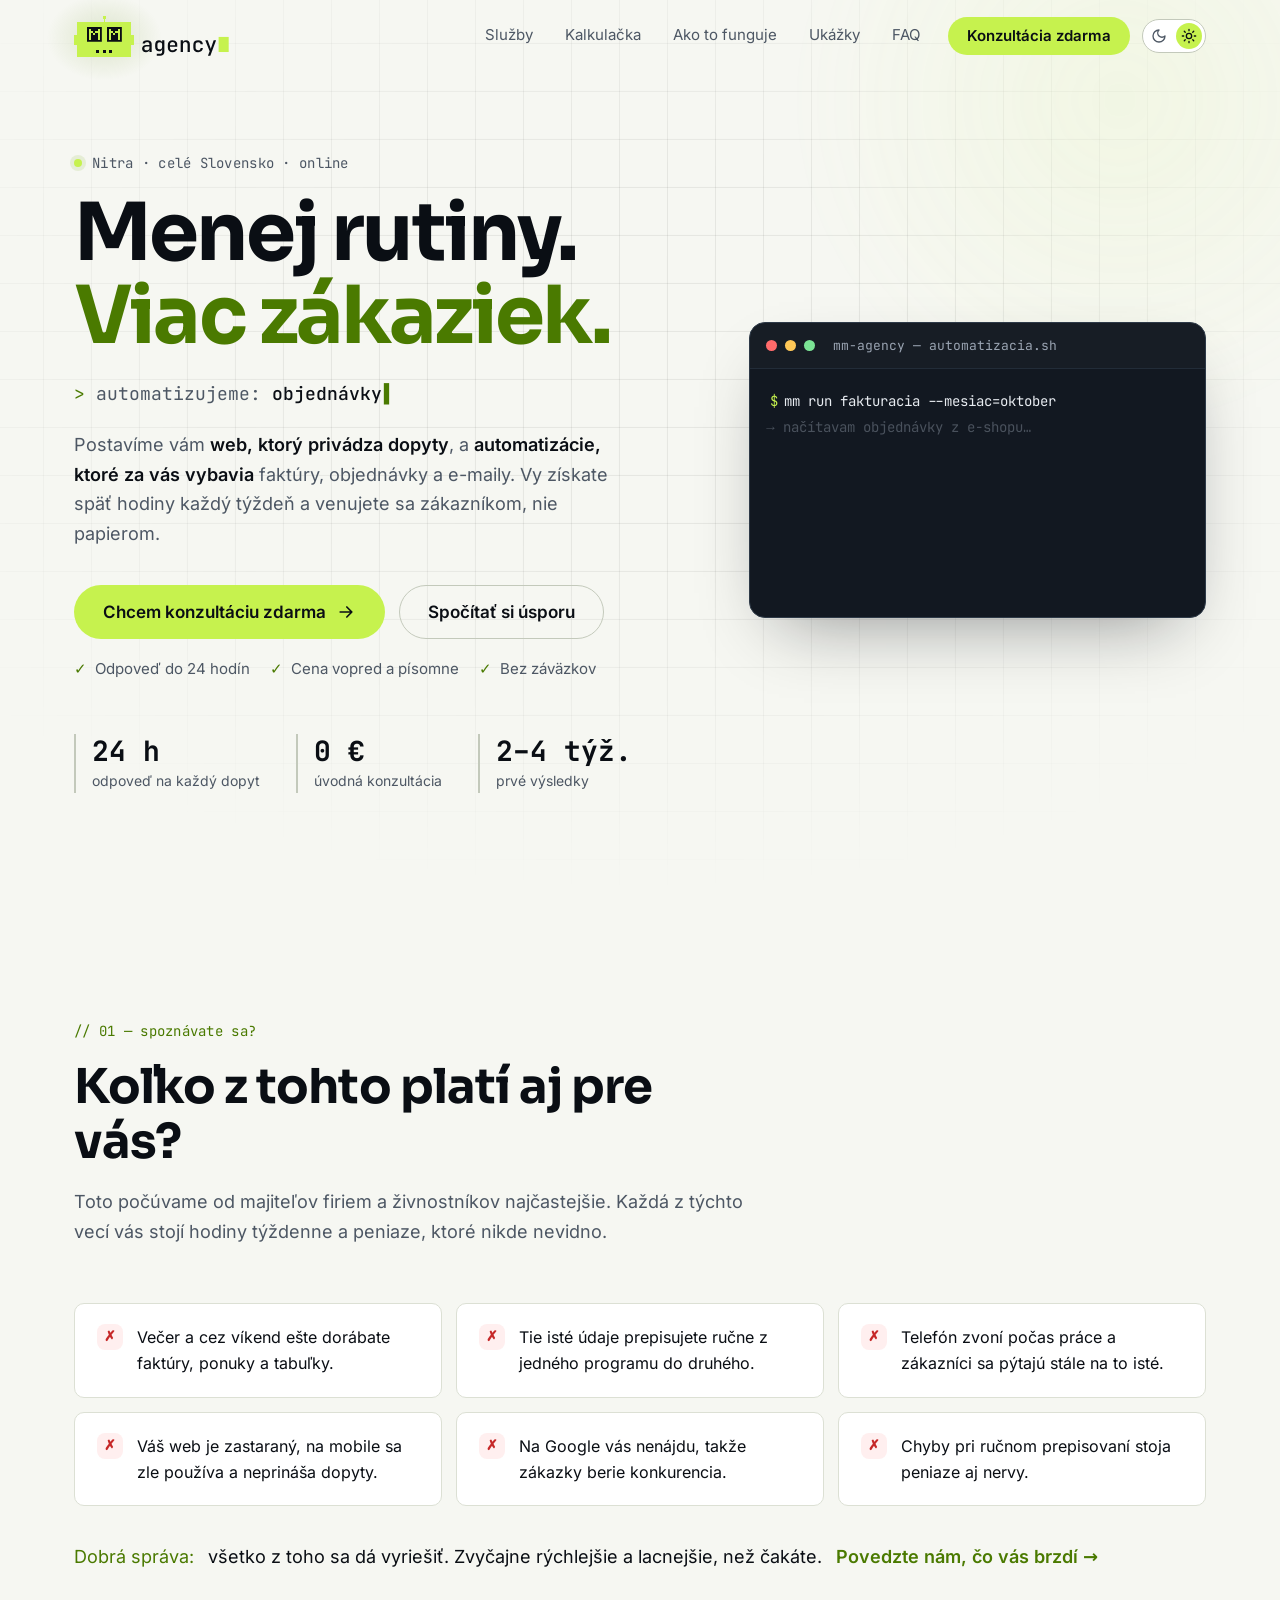
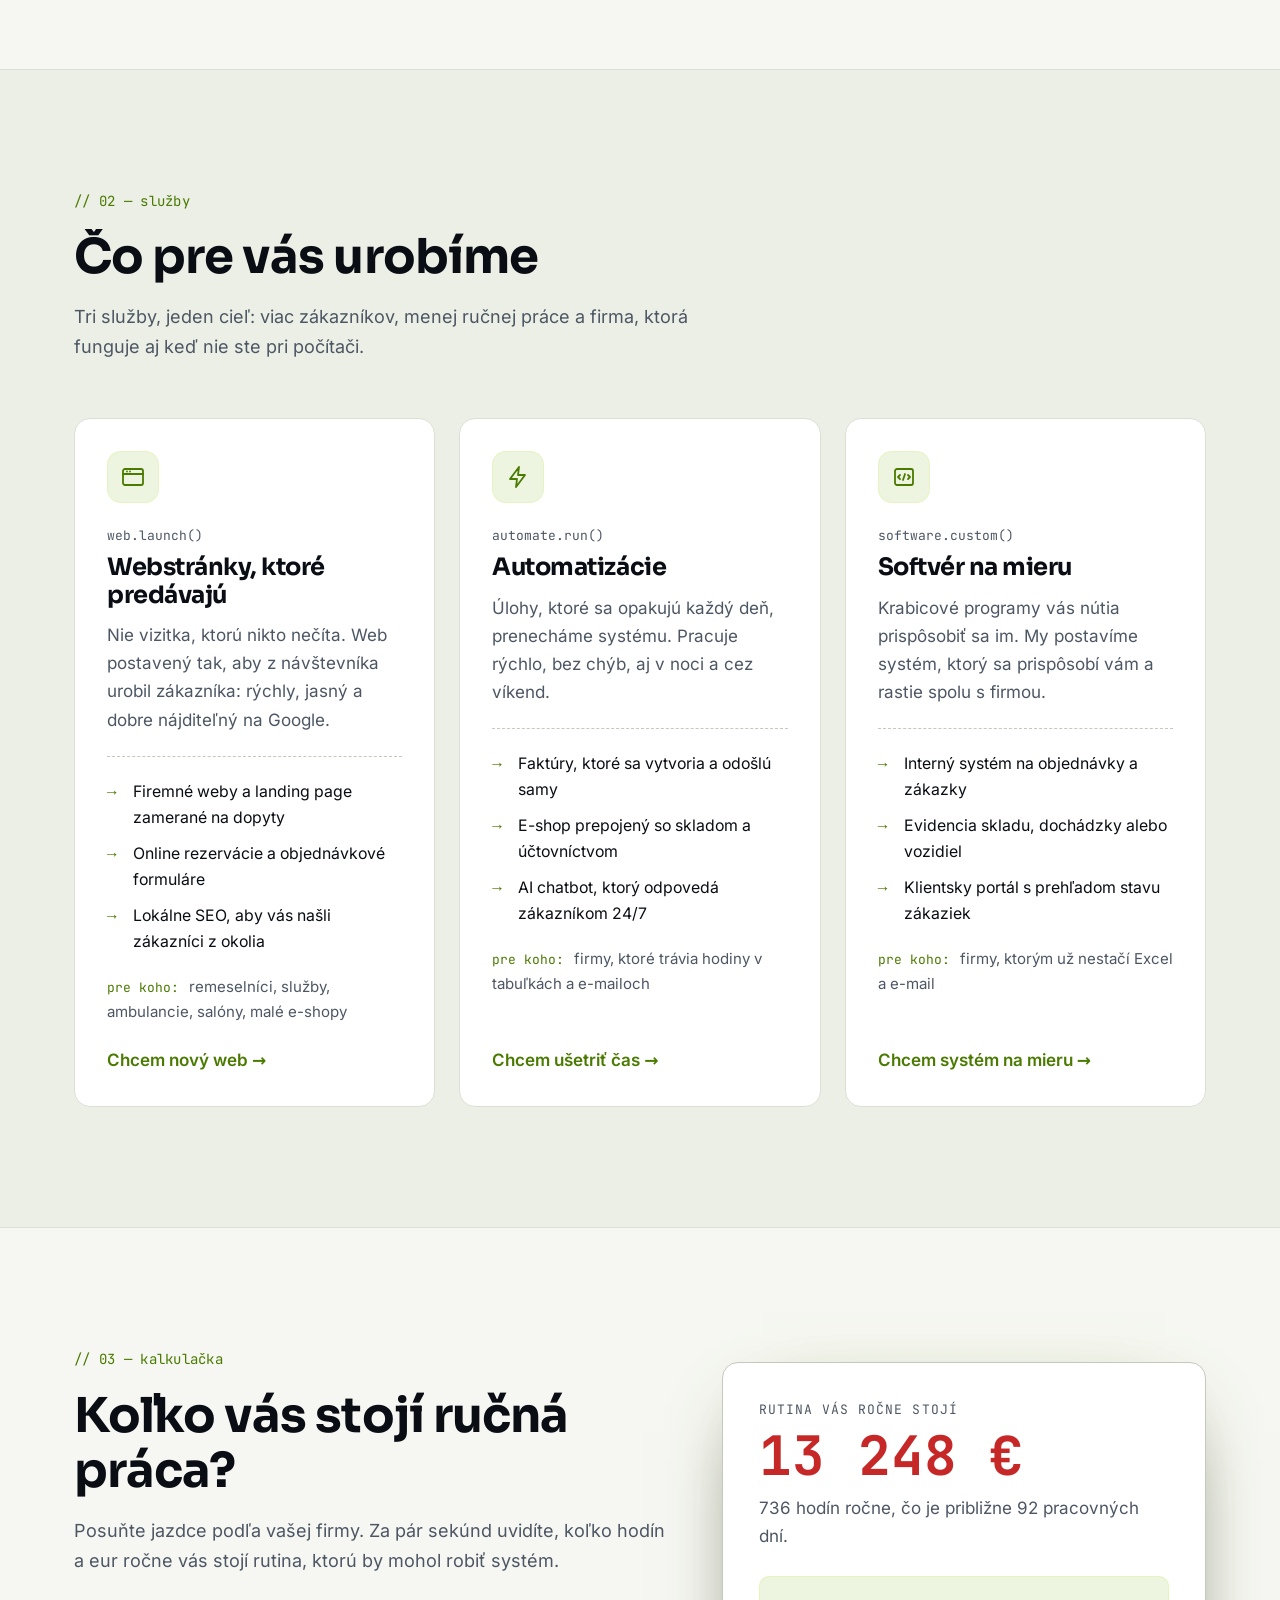
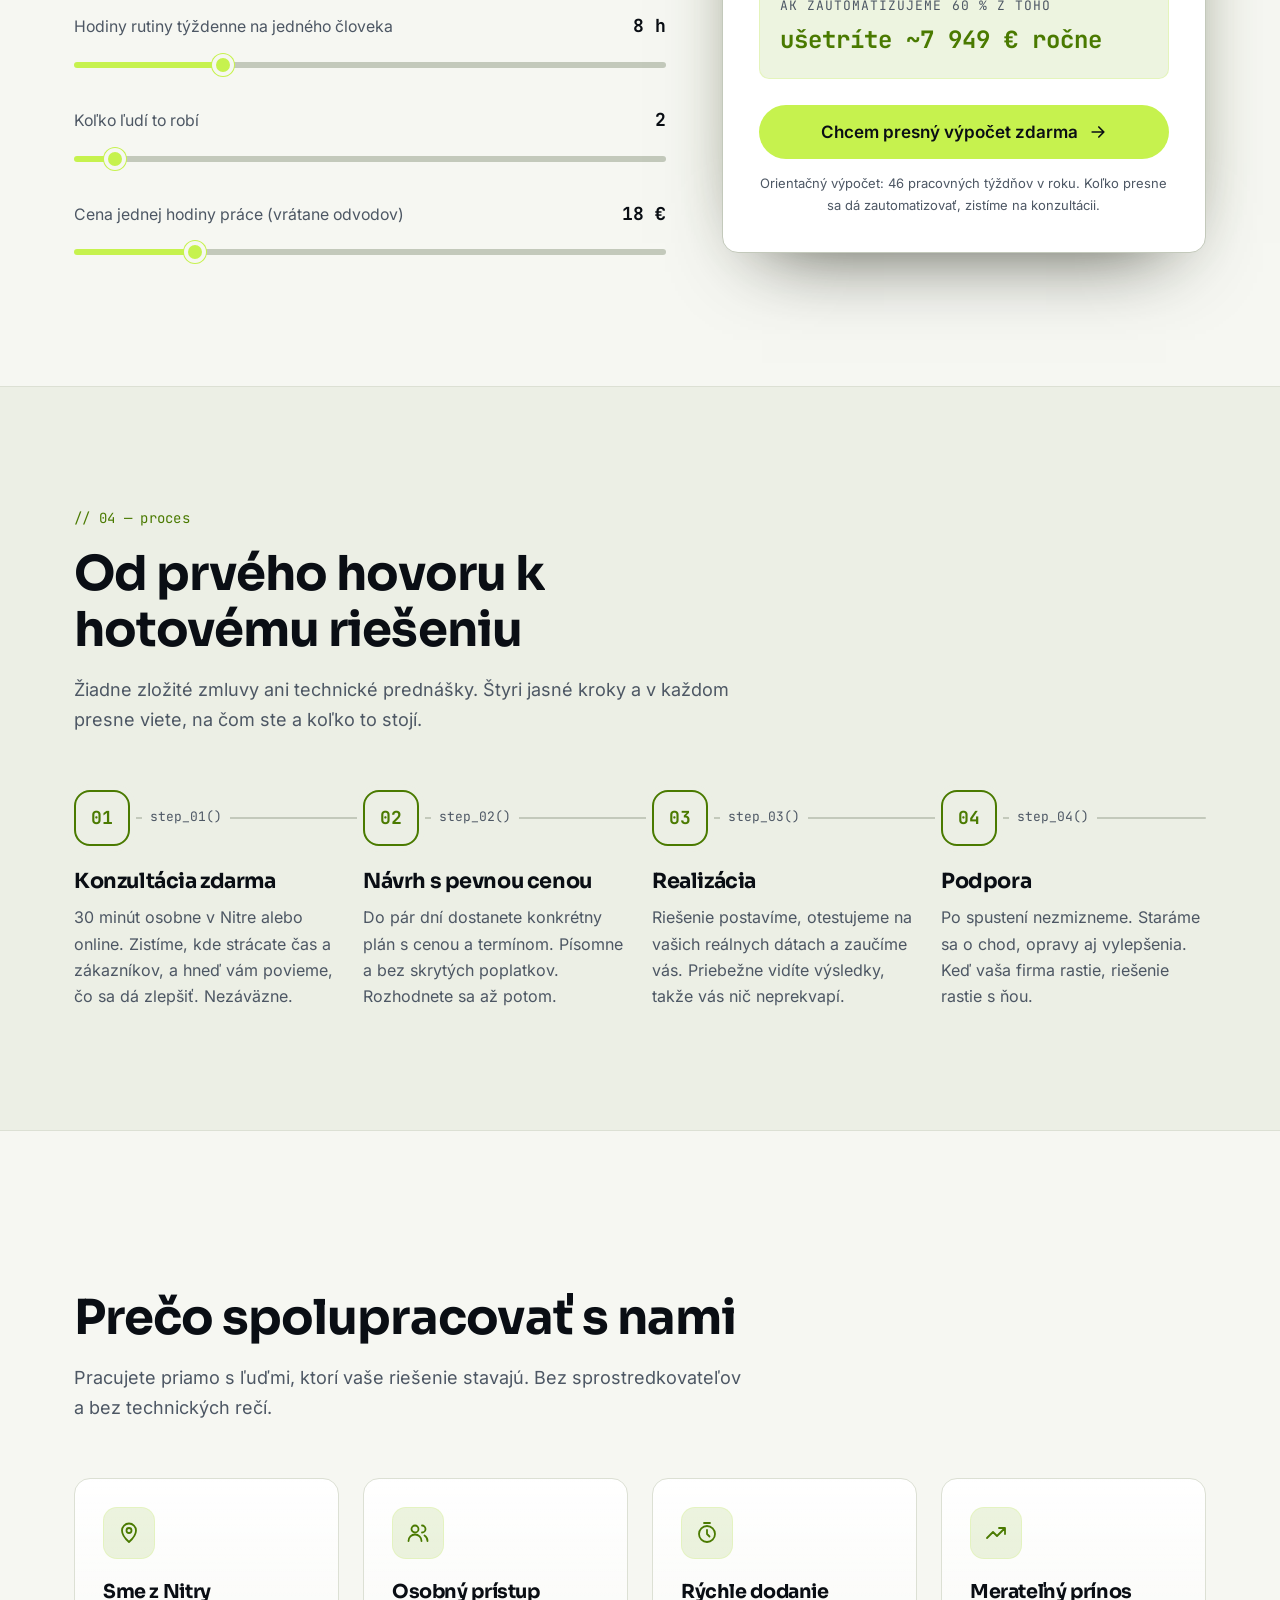
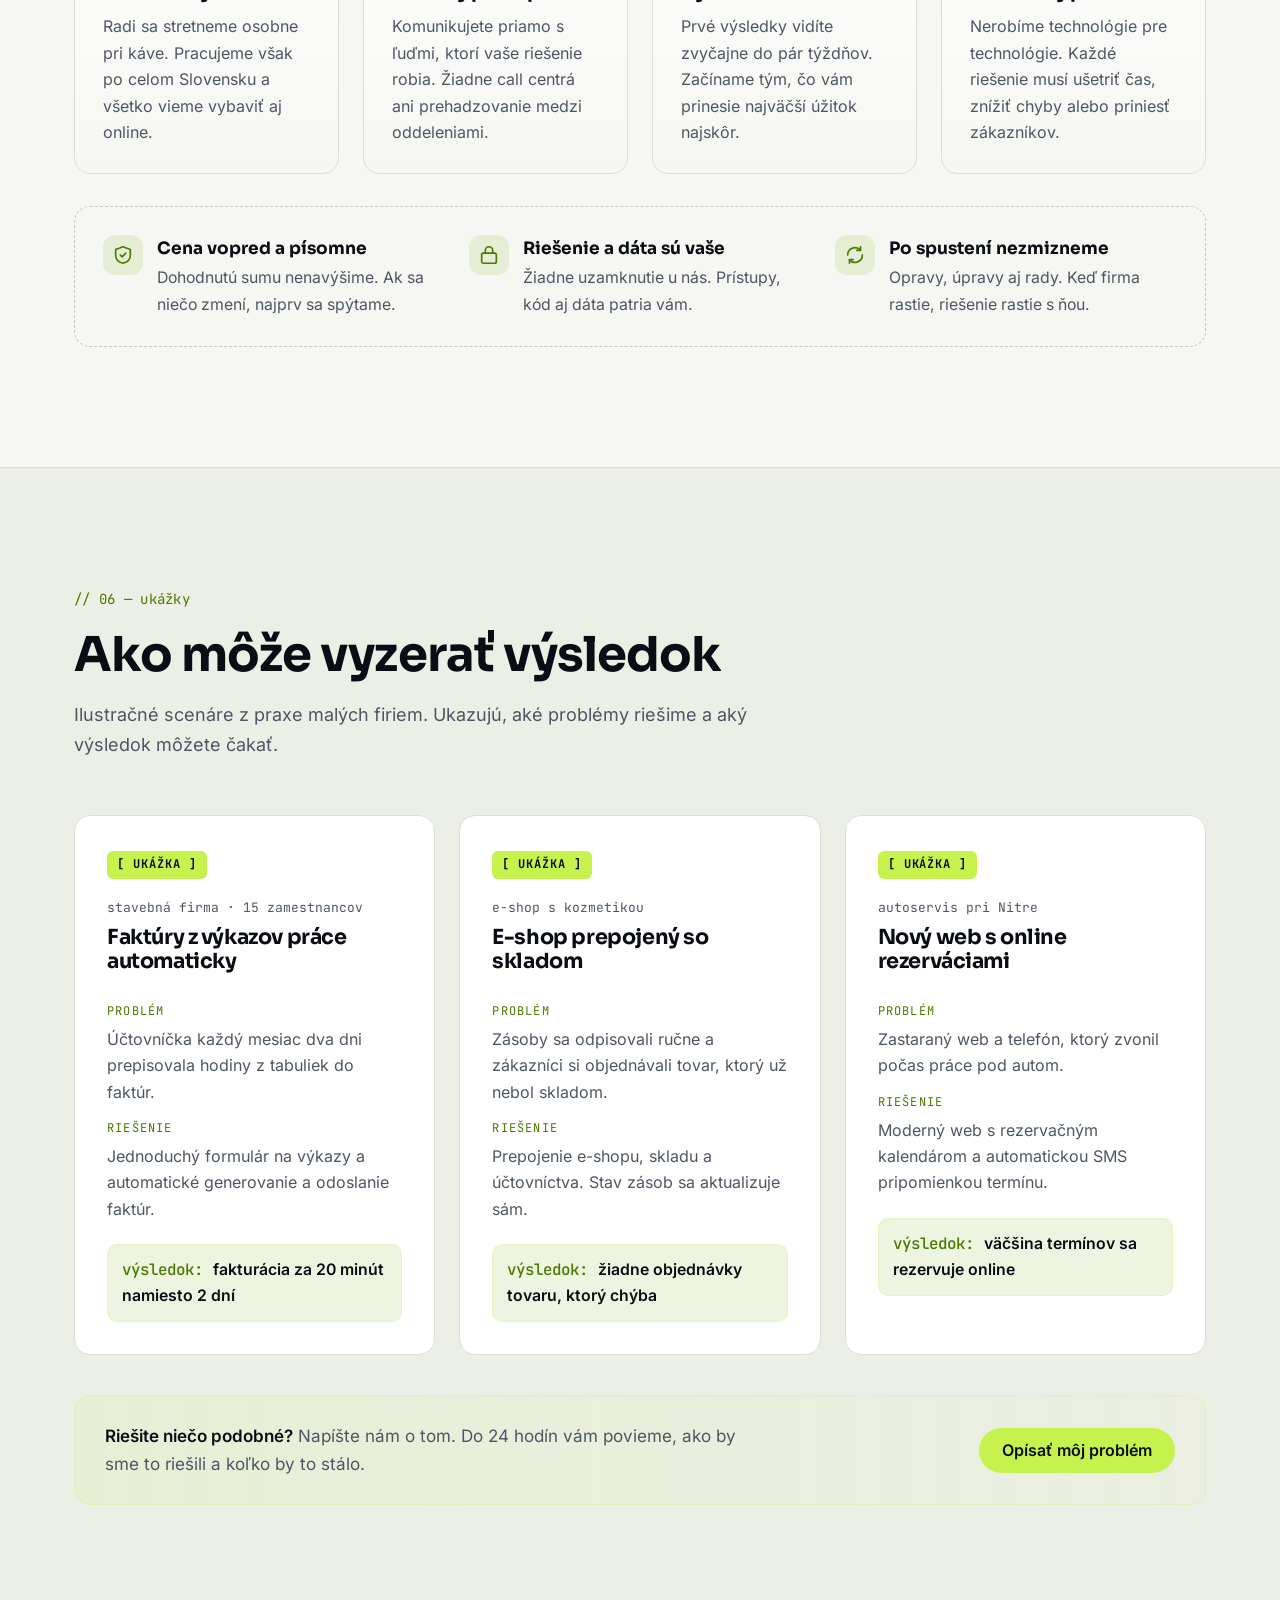
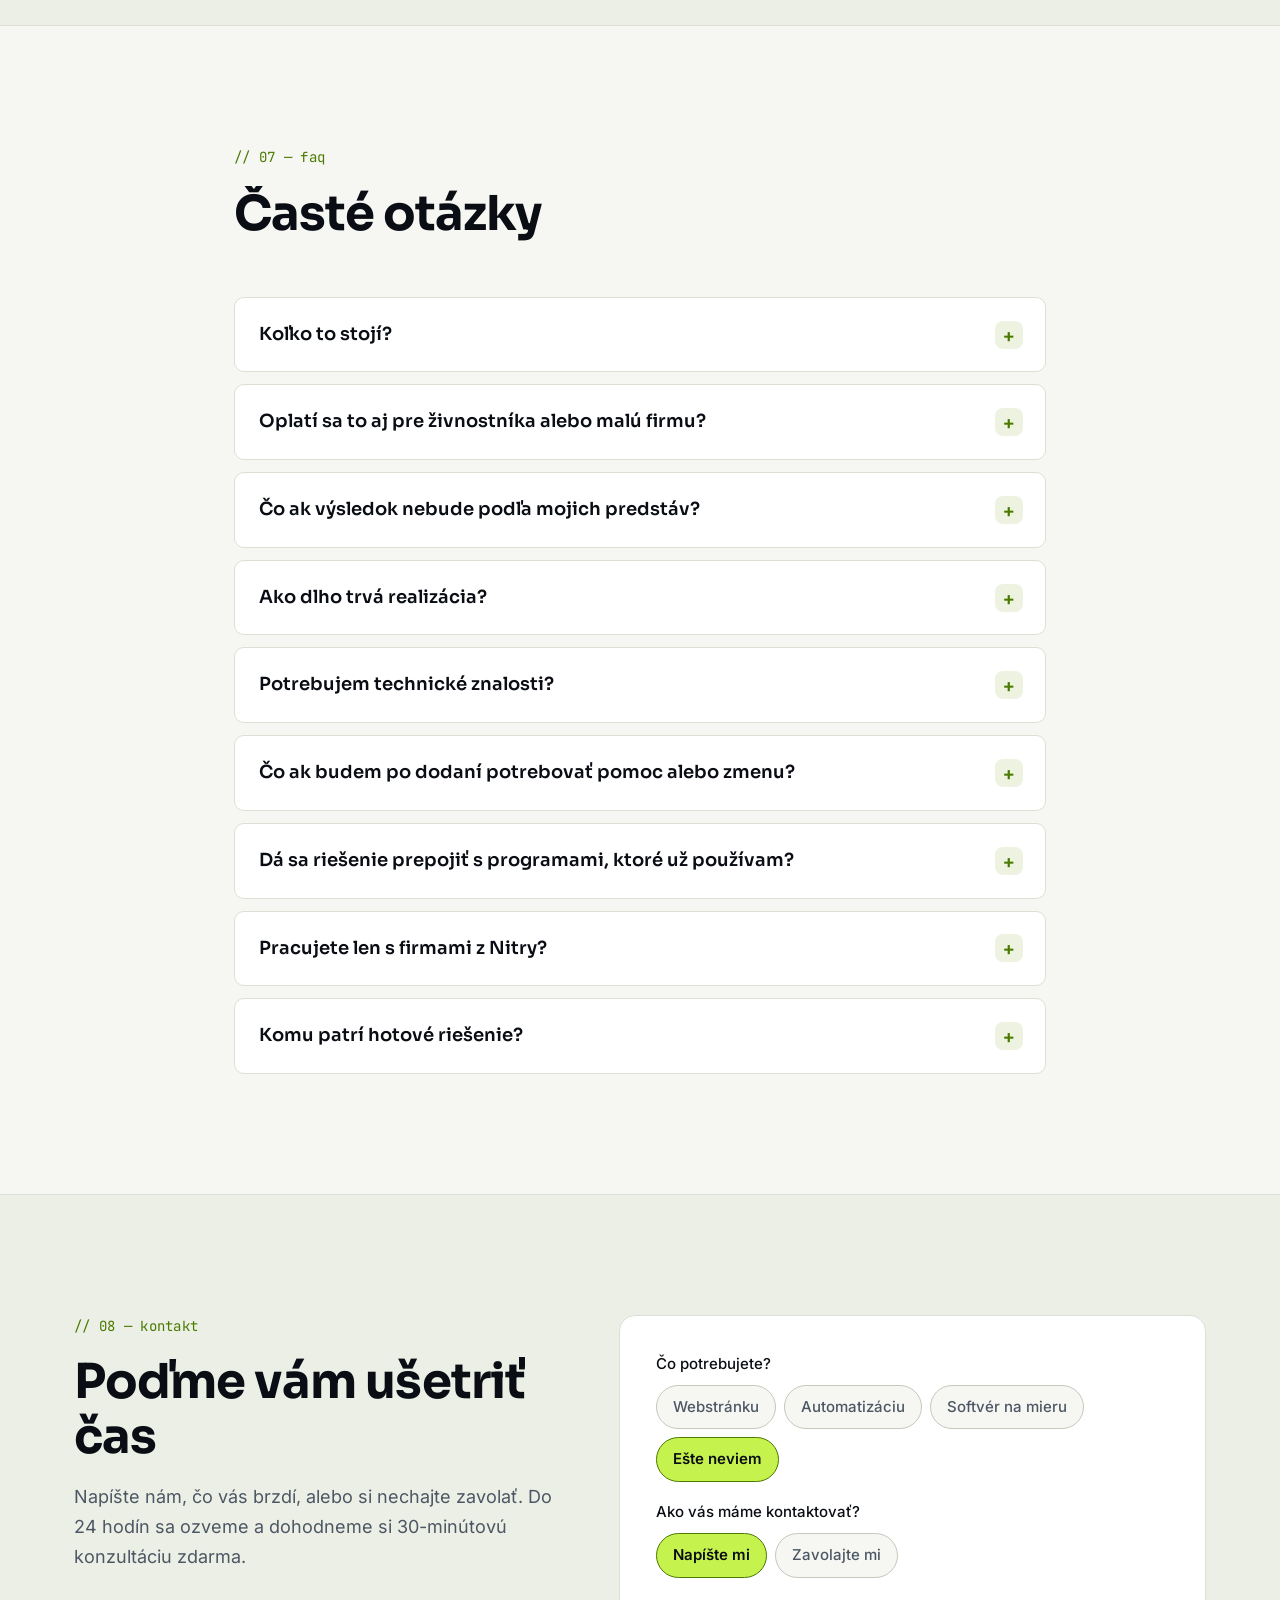
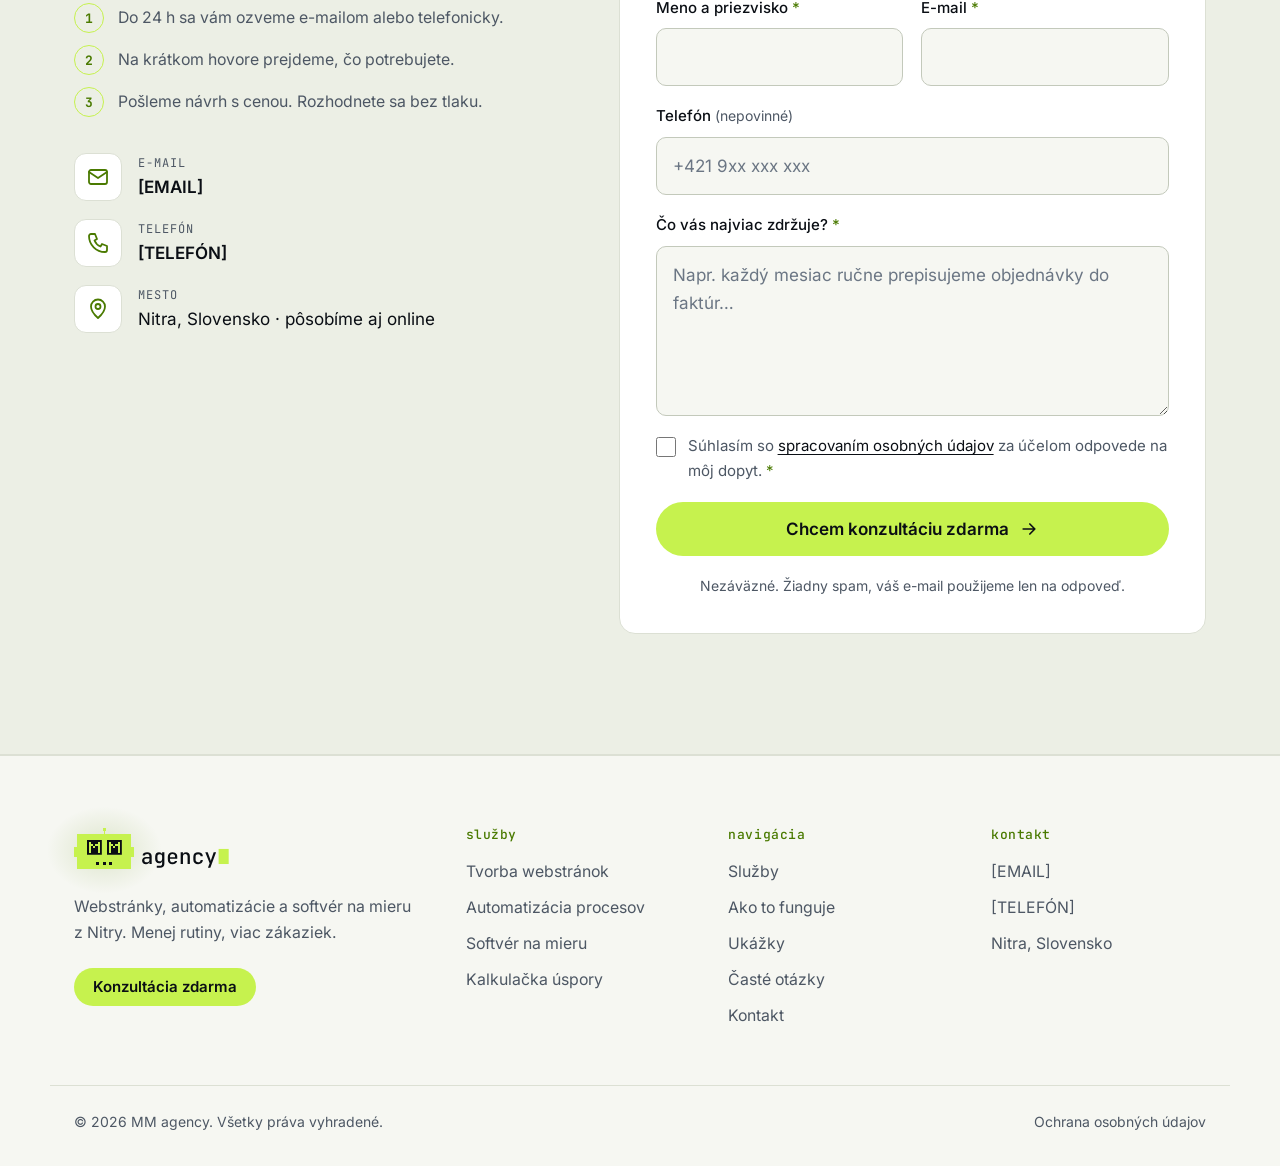
<file: index.html>
<!DOCTYPE html>
<html lang="sk">
<head>
  <meta charset="UTF-8">
  <meta name="viewport" content="width=device-width, initial-scale=1">

  <!-- ==========================================================
       SEO – názov a popis stránky (zobrazujú sa vo výsledkoch Google)
       [DOMENA] nahraďte vašou doménou, napr. https://www.mmagency.sk
       ========================================================== -->
  <title>Tvorba webstránok a automatizácia pre firmy | MM agency Nitra</title>
  <meta name="description" content="Weby, ktoré prinášajú dopyty, a automatizácie, ktoré za vás vybavia faktúry, objednávky a e-maily. Pre firmy a živnostníkov z Nitry a celého Slovenska. Konzultácia zdarma, odpoveď do 24 h.">
  <meta name="author" content="MM agency">

  <!-- ==========================================================
       BEZPEČNOSŤ – Content Security Policy
       Povolí len skripty, fonty a obrázky z vlastnej domény
       a odosielanie formulára na Formspree. Rovnaké pravidlá
       (plus frame-ancestors) posiela server cez .htaccess / _headers.
       ========================================================== -->
  <meta http-equiv="Content-Security-Policy" content="default-src 'self'; script-src 'self'; style-src 'self' 'unsafe-inline'; img-src 'self' data:; font-src 'self'; connect-src 'self' https://formspree.io; form-action 'self' https://formspree.io; base-uri 'self'; object-src 'none'; upgrade-insecure-requests">
  <meta name="referrer" content="strict-origin-when-cross-origin">
  <meta name="robots" content="index, follow">
  <meta name="theme-color" content="#F6F7F2">
  <link rel="canonical" href="https://[DOMENA]/">

  <!-- Lokálne SEO -->
  <meta name="geo.region" content="SK-NI">
  <meta name="geo.placename" content="Nitra">

  <!-- Open Graph (náhľad pri zdieľaní na Facebooku, LinkedIne, WhatsAppe…) -->
  <meta property="og:type" content="website">
  <meta property="og:locale" content="sk_SK">
  <meta property="og:site_name" content="MM agency">
  <meta property="og:title" content="MM agency – menej rutiny, viac zákaziek">
  <meta property="og:description" content="Weby, ktoré prinášajú dopyty, a automatizácie, ktoré šetria hodiny práce každý týždeň. Konzultácia zdarma.">
  <meta property="og:url" content="https://[DOMENA]/">
  <meta property="og:image" content="https://[DOMENA]/assets/og-image.png">
  <meta property="og:image:width" content="1200">
  <meta property="og:image:height" content="630">
  <meta property="og:image:alt" content="MM agency – softvér na mieru, automatizácie a webstránky">
  <meta name="twitter:card" content="summary_large_image">

  <link rel="icon" href="assets/favicon.svg" type="image/svg+xml">
  <link rel="apple-touch-icon" href="assets/apple-touch-icon.png">

  <!-- Fonty: Sora (nadpisy), Inter (text), JetBrains Mono (programátorský štýl).
       Sú uložené lokálne v assets/fonts – dva najdôležitejšie načítame hneď. -->
  <link rel="preload" href="assets/fonts/sora-latin.woff2" as="font" type="font/woff2" crossorigin>
  <link rel="preload" href="assets/fonts/inter-latin.woff2" as="font" type="font/woff2" crossorigin>

  <link rel="stylesheet" href="styles.css?v=3">

  <!-- Zapne animácie len ak beží JavaScript a používateľ nemá vypnutý pohyb.
       (Samostatný súbor, aby prísna CSP nemusela povoľovať inline skripty.) -->
  <script src="assets/init.js?v=3"></script>

  <!-- Štruktúrované dáta pre Google (LocalBusiness) – doplňte [EMAIL], [TELEFÓN], [DOMENA] -->
  <script type="application/ld+json">
  {
    "@context": "https://schema.org",
    "@type": "ProfessionalService",
    "name": "MM agency",
    "description": "Softvér na mieru, automatizácia procesov a tvorba webstránok pre malé a stredné firmy a živnostníkov.",
    "url": "https://[DOMENA]/",
    "logo": "https://[DOMENA]/assets/logo.svg",
    "image": "https://[DOMENA]/assets/og-image.png",
    "email": "[EMAIL]",
    "telephone": "[TELEFÓN]",
    "address": {
      "@type": "PostalAddress",
      "addressLocality": "Nitra",
      "addressRegion": "Nitriansky kraj",
      "addressCountry": "SK"
    },
    "geo": { "@type": "GeoCoordinates", "latitude": 48.3069, "longitude": 18.0864 },
    "areaServed": [
      { "@type": "City", "name": "Nitra" },
      { "@type": "Country", "name": "Slovensko" }
    ],
    "knowsAbout": ["Tvorba webstránok", "Automatizácia procesov", "Softvér na mieru", "Chatboty", "Integrácie e-shopov"],
    "priceRange": "€€"
  }
  </script>
</head>

<body>
  <a class="skip-link" href="#obsah">Preskočiť na obsah</a>

  <!-- ================= NAVIGÁCIA ================= -->
  <header class="site-header" id="top">
    <div class="container nav">
      <a href="#top" class="logo" aria-label="MM agency – na začiatok stránky">
        <!-- Logo MM agency (pixelový robot) – vložené ako SVG, aby mohlo žmurkať.
             Originál v plnej kvalite: assets/logo.svg -->
        <svg class="logo-svg" viewBox="0 0 584 151" aria-hidden="true" focusable="false">
          <!-- Oko robota s písmenom M – vykresľuje sa nad logom ako HTML (kvôli 3D otočeniu) -->
          <defs><symbol id="mm-eye" viewBox="0 0 56 56" shape-rendering="crispEdges"><rect width="56" height="56" fill="#0b0e14"/><path fill="currentColor" d="M8 8h8v40H8zM40 8h8v40h-8zM16 16h8v8h-8zM32 16h8v8h-8zM24 24h8v8h-8z"/></symbol></defs>
          <g id="mm-logo-art">
          <g class="logo-head" shape-rendering="crispEdges">
            <rect x="108" y="0" width="12" height="12" fill="#c6f24e" class="logo-antenna"/><rect x="112" y="12" width="4" height="12" fill="#c6f24e"/>
            <rect x="0" y="72" width="12" height="36" fill="#c6f24e"/><rect x="216" y="72" width="12" height="36" fill="#c6f24e"/>
            <rect x="12" y="24" width="204" height="132" fill="#c6f24e"/>
            <rect x="84" y="128" width="12" height="12" fill="#0b0e14"/><rect x="108" y="128" width="12" height="12" fill="#0b0e14"/><rect x="132" y="128" width="12" height="12" fill="#0b0e14"/>
          </g>
          <path class="logo-word" fill="#e8eaed" d="M271.6 136.8Q264.88 136.8 260.91999999999996 133.0Q256.96 129.2 256.96 123.03999999999999Q256.96 116.8 261.2 113.0Q265.44 109.2 272.48 109.2H284.64V106.0Q284.64 98.4 276.08 98.4Q272.24 98.4 269.92 99.84Q267.6 101.28 267.44 103.84H258.96Q259.36 98.32 263.92 94.75999999999999Q268.48 91.19999999999999 276.16 91.19999999999999Q284.32 91.19999999999999 288.79999999999995 95.08Q293.28 98.96000000000001 293.28 105.92V136.0H284.8V127.76H284.72Q284.16 132.0 280.72 134.4Q277.28 136.8 271.6 136.8ZM274.08 129.68Q278.96 129.68 281.79999999999995 127.32Q284.64 124.96 284.64 120.96V115.28H273.12Q269.68 115.28 267.64 117.28Q265.6 119.28 265.6 122.4Q265.6 125.76 267.84000000000003 127.72Q270.08 129.68 274.08 129.68ZM312.48 150.4V142.96H324.88Q328.48 142.96 330.56 140.96Q332.64 138.96 332.64 135.52V132.24L332.8 124.88Q331.76 128.8 328.68 130.96Q325.6 133.12 321.04 133.12Q314.24 133.12 310.32 128.72Q306.4 124.32 306.4 116.64V107.75999999999999Q306.4 100.16 310.32 95.67999999999999Q314.24 91.19999999999999 321.04 91.19999999999999Q325.6 91.19999999999999 328.64 93.35999999999999Q331.68 95.52 332.72 99.44V92.0H341.2V135.68Q341.2 142.48 336.84000000000003 146.44Q332.48 150.4 324.96 150.4ZM323.84 125.84Q327.92 125.84 330.28 123.32Q332.64 120.8 332.64 116.24V108.24Q332.64 103.75999999999999 330.28 101.24Q327.92 98.72 323.84 98.72Q319.6 98.72 317.32000000000005 101.12Q315.04 103.52 315.04 107.68V116.8Q315.04 121.03999999999999 317.32000000000005 123.44Q319.6 125.84 323.84 125.84ZM372.0 136.8Q363.92 136.8 359.04 132.08Q354.16 127.36 354.16 119.2V108.8Q354.16 100.64 359.04 95.91999999999999Q363.92 91.19999999999999 372.0 91.19999999999999Q377.44 91.19999999999999 381.44 93.32Q385.44 95.44 387.64 99.28Q389.84000000000003 103.12 389.84000000000003 108.24V116.16H362.48V119.75999999999999Q362.48 124.4 365.04 126.96000000000001Q367.6 129.52 372.0 129.52Q375.6 129.52 378.0 128.2Q380.4 126.88 380.88 124.56H389.44Q388.56 130.16 383.8 133.48000000000002Q379.04 136.8 372.0 136.8ZM362.48 108.24V110.08H381.52V108.16Q381.52 103.28 379.03999999999996 100.64Q376.56 98.0 372.0 98.0Q367.44 98.0 364.96000000000004 100.68Q362.48 103.36 362.48 108.24ZM402.72 136.0V92.0H411.28V100.4Q411.92 96.08 415.0 93.63999999999999Q418.08 91.19999999999999 423.04 91.19999999999999Q429.6 91.19999999999999 433.52 95.39999999999999Q437.44 99.6 437.44 106.72V136.0H428.8V108.0Q428.8 103.44 426.48 101.0Q424.16 98.56 420.16 98.56Q416.08 98.56 413.72 101.12Q411.36 103.68 411.36 108.24V136.0ZM468.64 136.8Q460.4 136.8 455.44 132.24Q450.48 127.68 450.48 119.75999999999999V108.24Q450.48 100.32 455.44 95.75999999999999Q460.4 91.19999999999999 468.64 91.19999999999999Q476.64 91.19999999999999 481.44 95.35999999999999Q486.24 99.52 486.56 106.72H478.0Q477.76 102.96000000000001 475.24 100.88Q472.72 98.8 468.64 98.8Q464.24 98.8 461.68 101.24000000000001Q459.12 103.68 459.12 108.16V119.75999999999999Q459.12 124.32 461.68 126.75999999999999Q464.24 129.2 468.64 129.2Q472.8 129.2 475.28 127.11999999999999Q477.76 125.03999999999999 478.0 121.2H486.56Q486.24 128.4 481.44 132.60000000000002Q476.64 136.8 468.64 136.8ZM505.68 150.4 512.08 133.44 495.6 92.0H504.8L514.16 116.8Q514.88 118.56 515.52 120.64Q516.16 122.72 516.4 124.32Q516.72 122.72 517.3199999999999 120.64Q517.92 118.56 518.56 116.8L527.28 92.0H536.4L514.72 150.4Z"/>
          </g>
          <rect class="logo-cursor" x="546" y="79" width="38" height="57" fill="#c6f24e"/>
        </svg>
        <span class="logo-eyes" aria-hidden="true">
          <svg class="logo-eye" focusable="false"><use href="#mm-eye"/></svg>
          <svg class="logo-eye" focusable="false"><use href="#mm-eye"/></svg>
        </span>
      </a>

      <nav aria-label="Hlavná navigácia">
        <button class="nav-toggle" type="button" aria-expanded="false" aria-controls="nav-menu">
          <span class="sr-only">Otvoriť menu</span>
          <span class="nav-toggle-bar" aria-hidden="true"></span>
          <span class="nav-toggle-bar" aria-hidden="true"></span>
        </button>
        <ul class="nav-menu" id="nav-menu">
          <li><a href="#sluzby" class="nav-link">Služby</a></li>
          <li><a href="#kalkulacka" class="nav-link">Kalkulačka</a></li>
          <li><a href="#proces" class="nav-link">Ako to funguje</a></li>
          <li><a href="#ukazky" class="nav-link">Ukážky</a></li>
          <li><a href="#faq" class="nav-link">FAQ</a></li>
          <li class="nav-cta-item"><a href="#kontakt" class="btn btn-primary btn-sm">Konzultácia zdarma</a></li>
        </ul>
      </nav>
      <button class="theme-toggle" type="button" aria-label="Zapnúť tmavý režim">
        <span class="theme-toggle-knob" aria-hidden="true"></span>
        <svg class="icon i-moon" viewBox="0 0 24 24" aria-hidden="true"><path d="M12 3a6 6 0 0 0 9 9 9 9 0 1 1-9-9Z"/></svg>
        <svg class="icon i-sun" viewBox="0 0 24 24" aria-hidden="true"><circle cx="12" cy="12" r="4"/><path d="M12 2v2M12 20v2M4.93 4.93l1.41 1.41M17.66 17.66l1.41 1.41M2 12h2M20 12h2M6.34 17.66l-1.41 1.41M19.07 4.93l-1.41 1.41"/></svg>
      </button>
    </div>
  </header>

  <main id="obsah">

    <!-- ================= HERO ================= -->
    <section class="hero" aria-labelledby="hero-title">
      <canvas class="hero-grid" aria-hidden="true"></canvas>
      <div class="hero-glow" aria-hidden="true"></div>

      <div class="container hero-inner">
        <div class="hero-copy">
          <p class="mono-label hero-kicker reveal">
            <span class="dot" aria-hidden="true"></span> Nitra · celé Slovensko · online
          </p>

          <h1 id="hero-title" class="hero-title">
            <span class="sr-only">Menej rutiny. Viac zákaziek.</span>
            <span class="hero-line" data-scramble aria-hidden="true">Menej rutiny.</span>
            <span class="hero-line accent-text" data-scramble aria-hidden="true">Viac zákaziek.</span>
          </h1>

          <p class="hero-rotator mono reveal" aria-hidden="true">
            <span class="prompt">&gt;</span> automatizujeme:
            <span class="rotator"><span class="rotator-word" data-words="faktúry|objednávky|e-maily|tabuľky|evidenciu|sklad">faktúry</span></span><span class="caret">▍</span>
          </p>

          <p class="hero-sub reveal">
            Postavíme vám <strong>web, ktorý privádza dopyty</strong>, a <strong>automatizácie, ktoré za vás vybavia</strong> faktúry,
            objednávky a e-maily. Vy získate späť hodiny každý týždeň a venujete sa zákazníkom, nie papierom.
          </p>

          <div class="hero-actions reveal">
            <a href="#kontakt" class="btn btn-primary btn-lg" data-magnet>
              Chcem konzultáciu zdarma
              <svg class="icon" viewBox="0 0 24 24" aria-hidden="true"><path d="M5 12h14M13 6l6 6-6 6"/></svg>
            </a>
            <a href="#kalkulacka" class="btn btn-ghost btn-lg">Spočítať si úsporu</a>
          </div>

          <ul class="trust-line reveal" aria-label="Naše sľuby">
            <li>Odpoveď do 24 hodín</li>
            <li>Cena vopred a písomne</li>
            <li>Bez záväzkov</li>
          </ul>

          <ul class="hero-stats reveal" aria-label="Čo od nás môžete čakať">
            <li><span class="stat-num mono"><span data-count="24">24</span>&nbsp;h</span><span class="stat-label">odpoveď na každý dopyt</span></li>
            <li><span class="stat-num mono"><span data-count="0" data-from="99">0</span>&nbsp;€</span><span class="stat-label">úvodná konzultácia</span></li>
            <li><span class="stat-num mono">2–4&nbsp;týž.</span><span class="stat-label">prvé výsledky</span></li>
          </ul>
        </div>

        <!-- Okno terminálu – ilustrácia automatizácie (dekoratívne) -->
        <div class="terminal reveal" role="img" aria-label="Ilustrácia: automatizácia za pár sekúnd vygeneruje a odošle 48 faktúr a zosynchronizuje sklad s e-shopom.">
          <div class="terminal-bar" aria-hidden="true">
            <span class="t-dot"></span><span class="t-dot"></span><span class="t-dot"></span>
            <span class="terminal-title mono">mm-agency — automatizacia.sh</span>
          </div>
          <pre class="terminal-body mono" aria-hidden="true"><code data-terminal><span class="t-line"><span class="t-prompt">$</span> mm run fakturacia --mesiac=oktober</span>
<span class="t-line t-muted">→ načítavam objednávky z e-shopu…</span>
<span class="t-line t-muted">→ generujem faktúry (48)</span>
<span class="t-line t-ok">✓ hotovo za 3,2 s · odoslané e-mailom</span>
<span class="t-line"><span class="t-prompt">$</span> mm sync sklad --eshop</span>
<span class="t-line t-ok">✓ 312 produktov aktualizovaných</span>
<span class="t-line t-accent">⏱ ušetrený čas dnes: 2 h 40 min</span></code></pre>
        </div>
      </div>
    </section>

    <!-- ================= PROBLÉMY („Spoznávate sa?“) =================
         Predajný princíp: najprv pomenujeme bolesť zákazníka, potom ponúkneme riešenie. -->
    <section class="section section-tight" id="problemy" aria-labelledby="problemy-title">
      <div class="container">
        <header class="section-head">
          <p class="mono-label reveal">// 01 — spoznávate sa?</p>
          <h2 id="problemy-title" class="section-title" data-split>Koľko z tohto platí aj pre vás?</h2>
          <p class="section-lead reveal">Toto počúvame od majiteľov firiem a živnostníkov najčastejšie. Každá z týchto vecí vás stojí hodiny týždenne a peniaze, ktoré nikde nevidno.</p>
        </header>

        <ul class="pains">
          <li class="pain reveal"><span class="pain-x mono" aria-hidden="true">✗</span>Večer a cez víkend ešte dorábate faktúry, ponuky a tabuľky.</li>
          <li class="pain reveal"><span class="pain-x mono" aria-hidden="true">✗</span>Tie isté údaje prepisujete ručne z jedného programu do druhého.</li>
          <li class="pain reveal"><span class="pain-x mono" aria-hidden="true">✗</span>Telefón zvoní počas práce a zákazníci sa pýtajú stále na to isté.</li>
          <li class="pain reveal"><span class="pain-x mono" aria-hidden="true">✗</span>Váš web je zastaraný, na mobile sa zle používa a neprináša dopyty.</li>
          <li class="pain reveal"><span class="pain-x mono" aria-hidden="true">✗</span>Na Google vás nenájdu, takže zákazky berie konkurencia.</li>
          <li class="pain reveal"><span class="pain-x mono" aria-hidden="true">✗</span>Chyby pri ručnom prepisovaní stoja peniaze aj nervy.</li>
        </ul>

        <p class="pains-answer reveal">
          <span class="accent-text">Dobrá správa:</span> všetko z toho sa dá vyriešiť. Zvyčajne rýchlejšie a lacnejšie, než čakáte.
          <a href="#kontakt" class="link-arrow">Povedzte nám, čo vás brzdí →</a>
        </p>
      </div>
    </section>

    <!-- ================= SLUŽBY ================= -->
    <section class="section section-alt" id="sluzby" aria-labelledby="sluzby-title">
      <div class="container">
        <header class="section-head">
          <p class="mono-label reveal">// 02 — služby</p>
          <h2 id="sluzby-title" class="section-title" data-split>Čo pre vás urobíme</h2>
          <p class="section-lead reveal">Tri služby, jeden cieľ: viac zákazníkov, menej ručnej práce a firma, ktorá funguje aj keď nie ste pri počítači.</p>
        </header>

        <div class="cards-3">
          <article class="card spotlight reveal">
            <div class="card-icon" aria-hidden="true">
              <svg viewBox="0 0 24 24"><rect x="2" y="4" width="20" height="16" rx="2"/><path d="M2 9h20M6 6.5h.01M9 6.5h.01"/></svg>
            </div>
            <p class="card-tag mono">web.launch()</p>
            <h3>Webstránky, ktoré predávajú</h3>
            <p>Nie vizitka, ktorú nikto nečíta. Web postavený tak, aby z návštevníka urobil zákazníka: rýchly, jasný a dobre nájditeľný na Google.</p>
            <ul class="card-list">
              <li>Firemné weby a landing page zamerané na dopyty</li>
              <li>Online rezervácie a objednávkové formuláre</li>
              <li>Lokálne SEO, aby vás našli zákazníci z okolia</li>
            </ul>
            <p class="card-for"><span class="mono">pre koho:</span> remeselníci, služby, ambulancie, salóny, malé e-shopy</p>
            <a href="#kontakt" class="card-cta" data-service="web">Chcem nový web <span aria-hidden="true">→</span></a>
          </article>

          <article class="card spotlight reveal">
            <div class="card-icon" aria-hidden="true">
              <svg viewBox="0 0 24 24"><path d="M13 2L4 14h7l-1 8 9-12h-7l1-8z"/></svg>
            </div>
            <p class="card-tag mono">automate.run()</p>
            <h3>Automatizácie</h3>
            <p>Úlohy, ktoré sa opakujú každý deň, prenecháme systému. Pracuje rýchlo, bez chýb, aj v noci a cez víkend.</p>
            <ul class="card-list">
              <li>Faktúry, ktoré sa vytvoria a odošlú samy</li>
              <li>E-shop prepojený so skladom a účtovníctvom</li>
              <li>AI chatbot, ktorý odpovedá zákazníkom 24/7</li>
            </ul>
            <p class="card-for"><span class="mono">pre koho:</span> firmy, ktoré trávia hodiny v tabuľkách a e-mailoch</p>
            <a href="#kontakt" class="card-cta" data-service="automatizacia">Chcem ušetriť čas <span aria-hidden="true">→</span></a>
          </article>

          <article class="card spotlight reveal">
            <div class="card-icon" aria-hidden="true">
              <svg viewBox="0 0 24 24"><rect x="3" y="4" width="18" height="16" rx="2"/><path d="M8 10l-2 2 2 2M16 10l2 2-2 2M13 9l-2 6"/></svg>
            </div>
            <p class="card-tag mono">software.custom()</p>
            <h3>Softvér na mieru</h3>
            <p>Krabicové programy vás nútia prispôsobiť sa im. My postavíme systém, ktorý sa prispôsobí vám a rastie spolu s firmou.</p>
            <ul class="card-list">
              <li>Interný systém na objednávky a zákazky</li>
              <li>Evidencia skladu, dochádzky alebo vozidiel</li>
              <li>Klientsky portál s prehľadom stavu zákaziek</li>
            </ul>
            <p class="card-for"><span class="mono">pre koho:</span> firmy, ktorým už nestačí Excel a e-mail</p>
            <a href="#kontakt" class="card-cta" data-service="softver">Chcem systém na mieru <span aria-hidden="true">→</span></a>
          </article>
        </div>
      </div>
    </section>

    <!-- ================= KALKULAČKA ÚSPORY =================
         Interaktívny prvok (podobne ako kvíz na leanabs.sk od Grew Studio):
         návštevník si sám spočíta, koľko ho stojí rutina, a tým sa „predá“ sám. -->
    <section class="section" id="kalkulacka" aria-labelledby="kalk-title">
      <div class="container">
        <div class="calc">
          <div class="calc-copy">
            <p class="mono-label reveal">// 03 — kalkulačka</p>
            <h2 id="kalk-title" class="section-title" data-split>Koľko vás stojí ručná práca?</h2>
            <p class="section-lead reveal">Posuňte jazdce podľa vašej firmy. Za pár sekúnd uvidíte, koľko hodín a eur ročne vás stojí rutina, ktorú by mohol robiť systém.</p>

            <form class="calc-form reveal" id="calc" aria-label="Kalkulačka úspory času">
              <div class="calc-field">
                <label for="c-hours">Hodiny rutiny týždenne na jedného človeka</label>
                <output for="c-hours" class="calc-val mono" id="c-hours-out">8 h</output>
                <input id="c-hours" type="range" min="1" max="30" step="1" value="8">
              </div>
              <div class="calc-field">
                <label for="c-people">Koľko ľudí to robí</label>
                <output for="c-people" class="calc-val mono" id="c-people-out">2</output>
                <input id="c-people" type="range" min="1" max="20" step="1" value="2">
              </div>
              <div class="calc-field">
                <label for="c-rate">Cena jednej hodiny práce (vrátane odvodov)</label>
                <output for="c-rate" class="calc-val mono" id="c-rate-out">18 €</output>
                <input id="c-rate" type="range" min="8" max="60" step="1" value="18">
              </div>
            </form>
          </div>

          <div class="calc-result reveal" aria-live="polite">
            <p class="calc-label mono">rutina vás ročne stojí</p>
            <p class="calc-big mono"><span id="c-cost">13 248</span>&nbsp;€</p>
            <p class="calc-sub"><span id="c-hours-year">736</span> hodín ročne, čo je približne <span id="c-days">92</span> pracovných dní.</p>
            <div class="calc-save">
              <p class="calc-label mono">ak zautomatizujeme 60 % z toho</p>
              <p class="calc-mid mono">ušetríte ~<span id="c-save">7 949</span>&nbsp;€ ročne</p>
            </div>
            <a href="#kontakt" class="btn btn-primary btn-lg btn-block" id="calc-cta" data-magnet>
              Chcem presný výpočet zdarma
              <svg class="icon" viewBox="0 0 24 24" aria-hidden="true"><path d="M5 12h14M13 6l6 6-6 6"/></svg>
            </a>
            <p class="calc-note">Orientačný výpočet: 46 pracovných týždňov v roku. Koľko presne sa dá zautomatizovať, zistíme na konzultácii.</p>
          </div>
        </div>
      </div>
    </section>

    <!-- ================= AKO TO FUNGUJE ================= -->
    <section class="section section-alt" id="proces" aria-labelledby="proces-title">
      <div class="container">
        <header class="section-head">
          <p class="mono-label reveal">// 04 — proces</p>
          <h2 id="proces-title" class="section-title" data-split>Od prvého hovoru k hotovému riešeniu</h2>
          <p class="section-lead reveal">Žiadne zložité zmluvy ani technické prednášky. Štyri jasné kroky a v každom presne viete, na čom ste a koľko to stojí.</p>
        </header>

        <div class="steps-wrap">
        <div class="steps-track" aria-hidden="true"><span class="steps-progress"></span></div>
        <ol class="steps">
          <li class="step reveal">
            <span class="step-fn mono">step_01()</span>
            <span class="step-num mono" aria-hidden="true">01</span>
            <h3>Konzultácia zdarma</h3>
            <p>30 minút osobne v Nitre alebo online. Zistíme, kde strácate čas a zákazníkov, a hneď vám povieme, čo sa dá zlepšiť. Nezáväzne.</p>
          </li>
          <li class="step reveal">
            <span class="step-fn mono">step_02()</span>
            <span class="step-num mono" aria-hidden="true">02</span>
            <h3>Návrh s pevnou cenou</h3>
            <p>Do pár dní dostanete konkrétny plán s cenou a termínom. Písomne a bez skrytých poplatkov. Rozhodnete sa až potom.</p>
          </li>
          <li class="step reveal">
            <span class="step-fn mono">step_03()</span>
            <span class="step-num mono" aria-hidden="true">03</span>
            <h3>Realizácia</h3>
            <p>Riešenie postavíme, otestujeme na vašich reálnych dátach a zaučíme vás. Priebežne vidíte výsledky, takže vás nič neprekvapí.</p>
          </li>
          <li class="step reveal">
            <span class="step-fn mono">step_04()</span>
            <span class="step-num mono" aria-hidden="true">04</span>
            <h3>Podpora</h3>
            <p>Po spustení nezmizneme. Staráme sa o chod, opravy aj vylepšenia. Keď vaša firma rastie, riešenie rastie s ňou.</p>
          </li>
        </ol>
        </div>
      </div>
    </section>

    <!-- ================= PREČO MY ================= -->
    <section class="section" id="preco-my" aria-labelledby="preco-title">
      <div class="container">
        <header class="section-head">
          <p class="mono-label reveal">// 05 — prečo my</p>
          <h2 id="preco-title" class="section-title" data-split>Prečo spolupracovať s nami</h2>
          <p class="section-lead reveal">Pracujete priamo s ľuďmi, ktorí vaše riešenie stavajú. Bez sprostredkovateľov a bez technických rečí.</p>
        </header>

        <div class="cards-4">
          <article class="feature reveal">
            <div class="feature-icon" aria-hidden="true">
              <svg viewBox="0 0 24 24"><path d="M12 21s-7-6.1-7-11.5A7 7 0 0 1 19 9.5C19 14.9 12 21 12 21z"/><circle cx="12" cy="9.5" r="2.5"/></svg>
            </div>
            <h3>Sme z Nitry</h3>
            <p>Radi sa stretneme osobne pri káve. Pracujeme však po celom Slovensku a všetko vieme vybaviť aj online.</p>
          </article>
          <article class="feature reveal">
            <div class="feature-icon" aria-hidden="true">
              <svg viewBox="0 0 24 24"><circle cx="9" cy="8" r="3.5"/><path d="M2.5 20a6.5 6.5 0 0 1 13 0M16 4.5a3.5 3.5 0 0 1 0 7M18.5 14.5A6.5 6.5 0 0 1 21.5 20"/></svg>
            </div>
            <h3>Osobný prístup</h3>
            <p>Komunikujete priamo s ľuďmi, ktorí vaše riešenie robia. Žiadne call centrá ani prehadzovanie medzi oddeleniami.</p>
          </article>
          <article class="feature reveal">
            <div class="feature-icon" aria-hidden="true">
              <svg viewBox="0 0 24 24"><circle cx="12" cy="13" r="8"/><path d="M12 9v4l2.5 2.5M9 2h6"/></svg>
            </div>
            <h3>Rýchle dodanie</h3>
            <p>Prvé výsledky vidíte zvyčajne do pár týždňov. Začíname tým, čo vám prinesie najväčší úžitok najskôr.</p>
          </article>
          <article class="feature reveal">
            <div class="feature-icon" aria-hidden="true">
              <svg viewBox="0 0 24 24"><path d="M3 17l6-6 4 4 8-8M15 7h6v6"/></svg>
            </div>
            <h3>Merateľný prínos</h3>
            <p>Nerobíme technológie pre technológie. Každé riešenie musí ušetriť čas, znížiť chyby alebo priniesť zákazníkov.</p>
          </article>
        </div>

        <!-- Záruky – znižujú riziko pre zákazníka. UPRAVTE podľa toho, čo naozaj garantujete. -->
        <ul class="guarantees reveal" aria-label="Naše záruky">
          <li>
            <span class="g-icon" aria-hidden="true"><svg viewBox="0 0 24 24"><path d="M9 12l2 2 4-4"/><path d="M12 3l8 3v6c0 5-3.5 8-8 9-4.5-1-8-4-8-9V6l8-3z"/></svg></span>
            <span><strong>Cena vopred a písomne</strong>Dohodnutú sumu nenavýšime. Ak sa niečo zmení, najprv sa spýtame.</span>
          </li>
          <li>
            <span class="g-icon" aria-hidden="true"><svg viewBox="0 0 24 24"><rect x="4" y="10" width="16" height="11" rx="2"/><path d="M8 10V7a4 4 0 0 1 8 0v3"/></svg></span>
            <span><strong>Riešenie a dáta sú vaše</strong>Žiadne uzamknutie u nás. Prístupy, kód aj dáta patria vám.</span>
          </li>
          <li>
            <span class="g-icon" aria-hidden="true"><svg viewBox="0 0 24 24"><path d="M4 12a8 8 0 0 1 14-5.3M20 12a8 8 0 0 1-14 5.3"/><path d="M18 3v4h-4M6 21v-4h4"/></svg></span>
            <span><strong>Po spustení nezmizneme</strong>Opravy, úpravy aj rady. Keď firma rastie, riešenie rastie s ňou.</span>
          </li>
        </ul>
      </div>
    </section>

    <!-- ================= UKÁŽKY / PRÍPADOVÉ ŠTÚDIE =================
         POZOR: Toto sú ukážkové (vymyslené) scenáre.
         Nahraďte ich skutočnými projektmi, keď ich budete mať. -->
    <section class="section section-alt" id="ukazky" aria-labelledby="ukazky-title">
      <div class="container">
        <header class="section-head">
          <p class="mono-label reveal">// 06 — ukážky</p>
          <h2 id="ukazky-title" class="section-title" data-split>Ako môže vyzerať výsledok</h2>
          <p class="section-lead reveal">Ilustračné scenáre z praxe malých firiem. Ukazujú, aké problémy riešime a aký výsledok môžete čakať.</p>
        </header>

        <div class="cards-3">
          <article class="case spotlight reveal">
            <span class="badge mono">[ UKÁŽKA ]</span>
            <p class="case-client mono">stavebná firma · 15 zamestnancov</p>
            <h3>Faktúry z výkazov práce automaticky</h3>
            <dl class="case-body">
              <dt>Problém</dt>
              <dd>Účtovníčka každý mesiac dva dni prepisovala hodiny z tabuliek do faktúr.</dd>
              <dt>Riešenie</dt>
              <dd>Jednoduchý formulár na výkazy a automatické generovanie a odoslanie faktúr.</dd>
            </dl>
            <p class="case-result"><span class="mono">výsledok:</span> fakturácia za 20 minút namiesto 2 dní</p>
          </article>

          <article class="case spotlight reveal">
            <span class="badge mono">[ UKÁŽKA ]</span>
            <p class="case-client mono">e-shop s kozmetikou</p>
            <h3>E-shop prepojený so skladom</h3>
            <dl class="case-body">
              <dt>Problém</dt>
              <dd>Zásoby sa odpisovali ručne a zákazníci si objednávali tovar, ktorý už nebol skladom.</dd>
              <dt>Riešenie</dt>
              <dd>Prepojenie e-shopu, skladu a účtovníctva. Stav zásob sa aktualizuje sám.</dd>
            </dl>
            <p class="case-result"><span class="mono">výsledok:</span> žiadne objednávky tovaru, ktorý chýba</p>
          </article>

          <article class="case spotlight reveal">
            <span class="badge mono">[ UKÁŽKA ]</span>
            <p class="case-client mono">autoservis pri Nitre</p>
            <h3>Nový web s online rezerváciami</h3>
            <dl class="case-body">
              <dt>Problém</dt>
              <dd>Zastaraný web a telefón, ktorý zvonil počas práce pod autom.</dd>
              <dt>Riešenie</dt>
              <dd>Moderný web s rezervačným kalendárom a automatickou SMS pripomienkou termínu.</dd>
            </dl>
            <p class="case-result"><span class="mono">výsledok:</span> väčšina termínov sa rezervuje online</p>
          </article>
        </div>

        <div class="cta-band reveal">
          <p><strong>Riešite niečo podobné?</strong> Napíšte nám o tom. Do 24 hodín vám povieme, ako by sme to riešili a koľko by to stálo.</p>
          <a href="#kontakt" class="btn btn-primary">Opísať môj problém</a>
        </div>
      </div>
    </section>

    <!-- ================= FAQ ================= -->
    <section class="section" id="faq" aria-labelledby="faq-title">
      <div class="container container-narrow">
        <header class="section-head">
          <p class="mono-label reveal">// 07 — faq</p>
          <h2 id="faq-title" class="section-title" data-split>Časté otázky</h2>
        </header>

        <!-- Pri zmene otázok upravte aj FAQPage JSON-LD na konci stránky (Google z neho robí rozbaľovacie odpovede vo výsledkoch). -->
        <div class="faq-list">
          <details class="faq reveal">
            <summary>Koľko to stojí?</summary>
            <div class="faq-answer"><p>Každé riešenie je iné, preto cenu stanovíme po krátkej konzultácii. Vždy ju poznáte vopred a písomne, bez skrytých poplatkov. Často sa investícia vráti už za pár mesiacov vďaka ušetrenému času.</p></div>
          </details>
          <details class="faq reveal">
            <summary>Oplatí sa to aj pre živnostníka alebo malú firmu?</summary>
            <div class="faq-answer"><p>Práve tam je efekt najväčší. Keď každú hodinu robíte sami, každá ušetrená hodina je vaša. Začať sa dá aj malou automatizáciou alebo jednoduchým webom a pridávať postupne.</p></div>
          </details>
          <details class="faq reveal">
            <summary>Čo ak výsledok nebude podľa mojich predstáv?</summary>
            <div class="faq-answer"><p>Preto vám priebežne ukazujeme rozpracované riešenie a úpravy robíme už počas práce, nie až na konci. Projekt odovzdáme, až keď s ním ste spokojní.</p></div>
          </details>
          <details class="faq reveal">
            <summary>Ako dlho trvá realizácia?</summary>
            <div class="faq-answer"><p>Jednoduchý web alebo menšiu automatizáciu zvládneme zvyčajne za 2 až 4 týždne. Rozsiahlejší softvér na mieru za niekoľko týždňov až mesiacov. Presný termín dostanete spolu s návrhom riešenia.</p></div>
          </details>
          <details class="faq reveal">
            <summary>Potrebujem technické znalosti?</summary>
            <div class="faq-answer"><p>Vôbec nie. Stačí, ak nám poviete, ako dnes pracujete a čo vás zdržuje. Technickú časť vyriešime my a riešenie vám vysvetlíme ľudskou rečou.</p></div>
          </details>
          <details class="faq reveal">
            <summary>Čo ak budem po dodaní potrebovať pomoc alebo zmenu?</summary>
            <div class="faq-answer"><p>Sme tu pre vás aj po spustení. Ponúkame podporu, opravy aj ďalšie vylepšenia. Podľa potreby jednorazovo alebo formou mesačnej starostlivosti.</p></div>
          </details>
          <details class="faq reveal">
            <summary>Dá sa riešenie prepojiť s programami, ktoré už používam?</summary>
            <div class="faq-answer"><p>Vo väčšine prípadov áno. Bežne prepájame e-shopy, fakturačné a účtovné programy, tabuľky, e-mail či CRM. Na konzultácii overíme, čo presne sa dá.</p></div>
          </details>
          <details class="faq reveal">
            <summary>Pracujete len s firmami z Nitry?</summary>
            <div class="faq-answer"><p>Nie. Sme z Nitry a radi sa stretneme osobne, ale pracujeme pre klientov z celého Slovenska. Konzultácie aj spoluprácu vieme pohodlne zvládnuť online.</p></div>
          </details>
          <details class="faq reveal">
            <summary>Komu patrí hotové riešenie?</summary>
            <div class="faq-answer"><p>Vám. Dostanete všetky prístupy a vaše dáta zostávajú vaše. Ak by ste sa niekedy rozhodli pokračovať s niekým iným, nič vám v tom nebráni.</p></div>
          </details>
        </div>
      </div>
    </section>

    <!-- ================= KONTAKT ================= -->
    <section class="section section-alt" id="kontakt" aria-labelledby="kontakt-title">
      <div class="container contact">
        <div class="contact-info">
          <p class="mono-label reveal">// 08 — kontakt</p>
          <h2 id="kontakt-title" class="section-title" data-split>Poďme vám ušetriť čas</h2>
          <p class="section-lead reveal">Napíšte nám, čo vás brzdí, alebo si nechajte zavolať. Do 24 hodín sa ozveme a dohodneme si 30-minútovú konzultáciu zdarma.</p>

          <ol class="next-steps reveal" aria-label="Čo sa stane po odoslaní">
            <li><span class="mono">1</span>Do 24 h sa vám ozveme e-mailom alebo telefonicky.</li>
            <li><span class="mono">2</span>Na krátkom hovore prejdeme, čo potrebujete.</li>
            <li><span class="mono">3</span>Pošleme návrh s cenou. Rozhodnete sa bez tlaku.</li>
          </ol>

          <ul class="contact-list reveal">
            <li>
              <span class="contact-icon" aria-hidden="true"><svg viewBox="0 0 24 24"><rect x="3" y="5" width="18" height="14" rx="2"/><path d="M3 7l9 6 9-6"/></svg></span>
              <span><span class="contact-label mono">e-mail</span><a href="mailto:[EMAIL]">[EMAIL]</a></span>
            </li>
            <li>
              <span class="contact-icon" aria-hidden="true"><svg viewBox="0 0 24 24"><path d="M5 3h4l2 5-2.5 1.5a11 11 0 0 0 6 6L16 13l5 2v4a2 2 0 0 1-2 2A16 16 0 0 1 3 5a2 2 0 0 1 2-2z"/></svg></span>
              <span><span class="contact-label mono">telefón</span><a href="tel:[TELEFÓN]">[TELEFÓN]</a></span>
            </li>
            <li>
              <span class="contact-icon" aria-hidden="true"><svg viewBox="0 0 24 24"><path d="M12 21s-7-6.1-7-11.5A7 7 0 0 1 19 9.5C19 14.9 12 21 12 21z"/><circle cx="12" cy="9.5" r="2.5"/></svg></span>
              <span><span class="contact-label mono">mesto</span>Nitra, Slovensko · pôsobíme aj online</span>
            </li>
          </ul>
        </div>

        <!-- ==========================================================
             KONTAKTNÝ FORMULÁR – Formspree
             1. Zaregistrujte sa zadarmo na https://formspree.io
             2. Vytvorte nový formulár a skopírujte jeho ID (napr. "xyzabcd")
             3. Nahraďte [FORMSPREE_ID] nižšie, výsledok bude napr.
                action="https://formspree.io/f/xyzabcd"
             ========================================================== -->
        <form class="contact-form reveal" id="contact-form" action="https://formspree.io/f/[FORMSPREE_ID]" method="POST" novalidate>
          <!-- Kvalifikácia dopytu: hneď viete, o čo má zákazník záujem -->
          <fieldset class="field chips-field">
            <legend>Čo potrebujete?</legend>
            <div class="chips">
              <label class="chip"><input type="radio" name="sluzba" value="Webstránka"><span>Webstránku</span></label>
              <label class="chip"><input type="radio" name="sluzba" value="Automatizácia"><span>Automatizáciu</span></label>
              <label class="chip"><input type="radio" name="sluzba" value="Softvér na mieru"><span>Softvér na mieru</span></label>
              <label class="chip"><input type="radio" name="sluzba" value="Ešte neviem" checked><span>Ešte neviem</span></label>
            </div>
          </fieldset>

          <fieldset class="field chips-field">
            <legend>Ako vás máme kontaktovať?</legend>
            <div class="chips">
              <label class="chip"><input type="radio" name="kontakt_cez" value="E-mail" checked><span>Napíšte mi</span></label>
              <label class="chip"><input type="radio" name="kontakt_cez" value="Telefón"><span>Zavolajte mi</span></label>
            </div>
          </fieldset>

          <div class="form-row">
            <div class="field">
              <label for="f-name">Meno a priezvisko <span class="req" aria-hidden="true">*</span></label>
              <input id="f-name" name="meno" type="text" autocomplete="name" required minlength="2" maxlength="80" aria-describedby="f-name-err">
              <p class="field-error" id="f-name-err" aria-live="polite"></p>
            </div>
            <div class="field">
              <label for="f-email">E-mail <span class="req" aria-hidden="true">*</span></label>
              <input id="f-email" name="email" type="email" autocomplete="email" required maxlength="120" aria-describedby="f-email-err">
              <p class="field-error" id="f-email-err" aria-live="polite"></p>
            </div>
          </div>
          <div class="field">
            <label for="f-phone">Telefón <span class="optional" id="f-phone-opt">(nepovinné)</span></label>
            <input id="f-phone" name="telefon" type="tel" autocomplete="tel" inputmode="tel" maxlength="20" placeholder="+421 9xx xxx xxx" aria-describedby="f-phone-err">
            <p class="field-error" id="f-phone-err" aria-live="polite"></p>
          </div>
          <div class="field">
            <label for="f-msg">Čo vás najviac zdržuje? <span class="req" aria-hidden="true">*</span></label>
            <textarea id="f-msg" name="sprava" rows="5" required minlength="10" maxlength="3000" placeholder="Napr. každý mesiac ručne prepisujeme objednávky do faktúr…" aria-describedby="f-msg-err"></textarea>
            <p class="field-error" id="f-msg-err" aria-live="polite"></p>
          </div>

          <!-- Ochrana proti spamu: skryté pole (ľudia ho nevyplnia) + kontrola, či formulár nevyplnil robot za 2 sekundy -->
          <input type="text" name="_gotcha" class="hp" tabindex="-1" autocomplete="off" aria-hidden="true">
          <input type="hidden" name="_subject" value="Nový dopyt z webu MM agency">

          <div class="field field-check">
            <input id="f-gdpr" name="suhlas" type="checkbox" required aria-describedby="f-gdpr-err">
            <label for="f-gdpr">Súhlasím so <a href="ochrana-osobnych-udajov.html">spracovaním osobných údajov</a> za účelom odpovede na môj dopyt. <span class="req" aria-hidden="true">*</span></label>
            <p class="field-error" id="f-gdpr-err" aria-live="polite"></p>
          </div>

          <button type="submit" class="btn btn-primary btn-lg btn-block" data-magnet>
            <span class="btn-text">Chcem konzultáciu zdarma</span>
            <svg class="icon" viewBox="0 0 24 24" aria-hidden="true"><path d="M5 12h14M13 6l6 6-6 6"/></svg>
          </button>
          <p class="form-note">Nezáväzné. Žiadny spam, váš e-mail použijeme len na odpoveď.</p>
          <p class="form-status mono" role="status" aria-live="polite"></p>
        </form>
      </div>
    </section>
  </main>

  <!-- ================= PÄTIČKA ================= -->
  <footer class="site-footer">
    <div class="container footer-grid">
      <div class="footer-brand">
        <a href="#top" class="logo" aria-label="MM agency – na začiatok stránky">
          <svg class="logo-svg" viewBox="0 0 584 151" aria-hidden="true" focusable="false">
            <use href="#mm-logo-art"/>
            <rect x="546" y="79" width="38" height="57" fill="#c6f24e"/>
          </svg>
          <span class="logo-eyes" aria-hidden="true">
            <svg class="logo-eye" focusable="false"><use href="#mm-eye"/></svg>
            <svg class="logo-eye" focusable="false"><use href="#mm-eye"/></svg>
          </span>
        </a>
        <p>Webstránky, automatizácie a softvér na mieru z Nitry. Menej rutiny, viac zákaziek.</p>
        <a href="#kontakt" class="btn btn-primary btn-sm footer-cta">Konzultácia zdarma</a>
      </div>
      <div class="footer-col">
        <h3 class="footer-title mono">služby</h3>
        <ul>
          <li><a href="#sluzby">Tvorba webstránok</a></li>
          <li><a href="#sluzby">Automatizácia procesov</a></li>
          <li><a href="#sluzby">Softvér na mieru</a></li>
          <li><a href="#kalkulacka">Kalkulačka úspory</a></li>
        </ul>
      </div>
      <nav class="footer-col" aria-label="Rýchle odkazy">
        <h3 class="footer-title mono">navigácia</h3>
        <ul>
          <li><a href="#sluzby">Služby</a></li>
          <li><a href="#proces">Ako to funguje</a></li>
          <li><a href="#ukazky">Ukážky</a></li>
          <li><a href="#faq">Časté otázky</a></li>
          <li><a href="#kontakt">Kontakt</a></li>
        </ul>
      </nav>
      <div class="footer-col">
        <h3 class="footer-title mono">kontakt</h3>
        <ul>
          <li><a href="mailto:[EMAIL]">[EMAIL]</a></li>
          <li><a href="tel:[TELEFÓN]">[TELEFÓN]</a></li>
          <li>Nitra, Slovensko</li>
        </ul>
      </div>
    </div>
    <div class="container footer-bottom">
      <p>© <span data-year>2026</span> MM agency. Všetky práva vyhradené.</p>
      <a href="ochrana-osobnych-udajov.html">Ochrana osobných údajov</a>
    </div>
  </footer>

  <!-- Plávajúce tlačidlo na mobile – zobrazí sa po odscrollovaní z úvodu -->
  <a href="#kontakt" class="sticky-cta" aria-hidden="true" tabindex="-1">Konzultácia zdarma <span aria-hidden="true">→</span></a>

  <!-- Štruktúrované dáta FAQ pre Google – texty musia sedieť s otázkami vyššie -->
  <script type="application/ld+json">
  {
    "@context": "https://schema.org",
    "@type": "FAQPage",
    "mainEntity": [
      { "@type": "Question", "name": "Koľko to stojí?", "acceptedAnswer": { "@type": "Answer", "text": "Každé riešenie je iné, preto cenu stanovíme po krátkej konzultácii. Vždy ju poznáte vopred a písomne, bez skrytých poplatkov. Často sa investícia vráti už za pár mesiacov vďaka ušetrenému času." } },
      { "@type": "Question", "name": "Oplatí sa to aj pre živnostníka alebo malú firmu?", "acceptedAnswer": { "@type": "Answer", "text": "Práve tam je efekt najväčší. Keď každú hodinu robíte sami, každá ušetrená hodina je vaša. Začať sa dá aj malou automatizáciou alebo jednoduchým webom a pridávať postupne." } },
      { "@type": "Question", "name": "Čo ak výsledok nebude podľa mojich predstáv?", "acceptedAnswer": { "@type": "Answer", "text": "Preto vám priebežne ukazujeme rozpracované riešenie a úpravy robíme už počas práce, nie až na konci. Projekt odovzdáme, až keď s ním ste spokojní." } },
      { "@type": "Question", "name": "Ako dlho trvá realizácia?", "acceptedAnswer": { "@type": "Answer", "text": "Jednoduchý web alebo menšiu automatizáciu zvládneme zvyčajne za 2 až 4 týždne. Rozsiahlejší softvér na mieru za niekoľko týždňov až mesiacov. Presný termín dostanete spolu s návrhom riešenia." } },
      { "@type": "Question", "name": "Potrebujem technické znalosti?", "acceptedAnswer": { "@type": "Answer", "text": "Vôbec nie. Stačí, ak nám poviete, ako dnes pracujete a čo vás zdržuje. Technickú časť vyriešime my a riešenie vám vysvetlíme ľudskou rečou." } },
      { "@type": "Question", "name": "Čo ak budem po dodaní potrebovať pomoc alebo zmenu?", "acceptedAnswer": { "@type": "Answer", "text": "Sme tu pre vás aj po spustení. Ponúkame podporu, opravy aj ďalšie vylepšenia. Podľa potreby jednorazovo alebo formou mesačnej starostlivosti." } },
      { "@type": "Question", "name": "Dá sa riešenie prepojiť s programami, ktoré už používam?", "acceptedAnswer": { "@type": "Answer", "text": "Vo väčšine prípadov áno. Bežne prepájame e-shopy, fakturačné a účtovné programy, tabuľky, e-mail či CRM. Na konzultácii overíme, čo presne sa dá." } },
      { "@type": "Question", "name": "Pracujete len s firmami z Nitry?", "acceptedAnswer": { "@type": "Answer", "text": "Nie. Sme z Nitry a radi sa stretneme osobne, ale pracujeme pre klientov z celého Slovenska. Konzultácie aj spoluprácu vieme pohodlne zvládnuť online." } },
      { "@type": "Question", "name": "Komu patrí hotové riešenie?", "acceptedAnswer": { "@type": "Answer", "text": "Vám. Dostanete všetky prístupy a vaše dáta zostávajú vaše. Ak by ste sa niekedy rozhodli pokračovať s niekým iným, nič vám v tom nebráni." } }
    ]
  }
  </script>

  <!-- Knižnice: GSAP (animácie) a Lenis (plynulý scroll) – uložené lokálne v assets/vendor,
       bez závislosti od cudzieho CDN. Web funguje aj bez nich. -->
  <script src="assets/vendor/gsap.min.js" defer></script>
  <script src="assets/vendor/ScrollTrigger.min.js" defer></script>
  <script src="assets/vendor/SplitText.min.js" defer></script>
  <script src="assets/vendor/lenis.min.js" defer></script>
  <script src="script.js?v=2" defer></script>
</body>
</html>
</file>
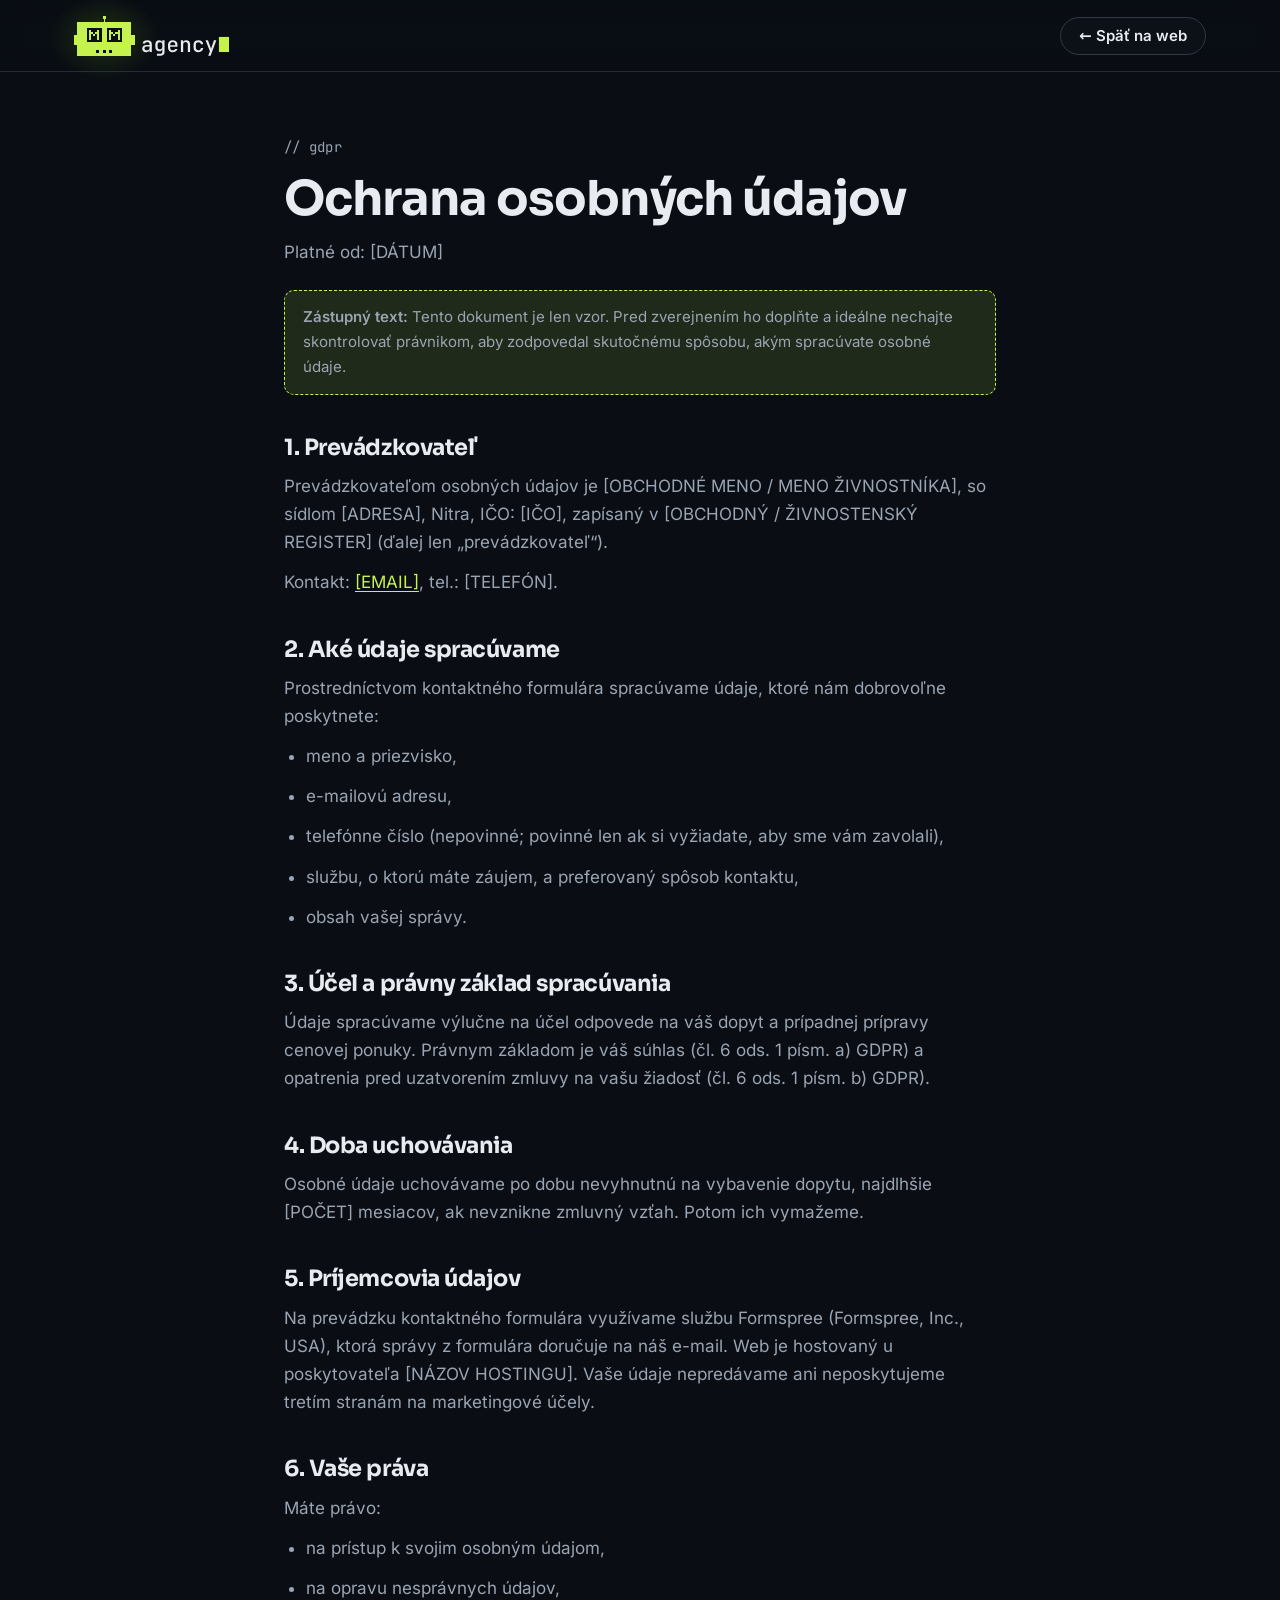
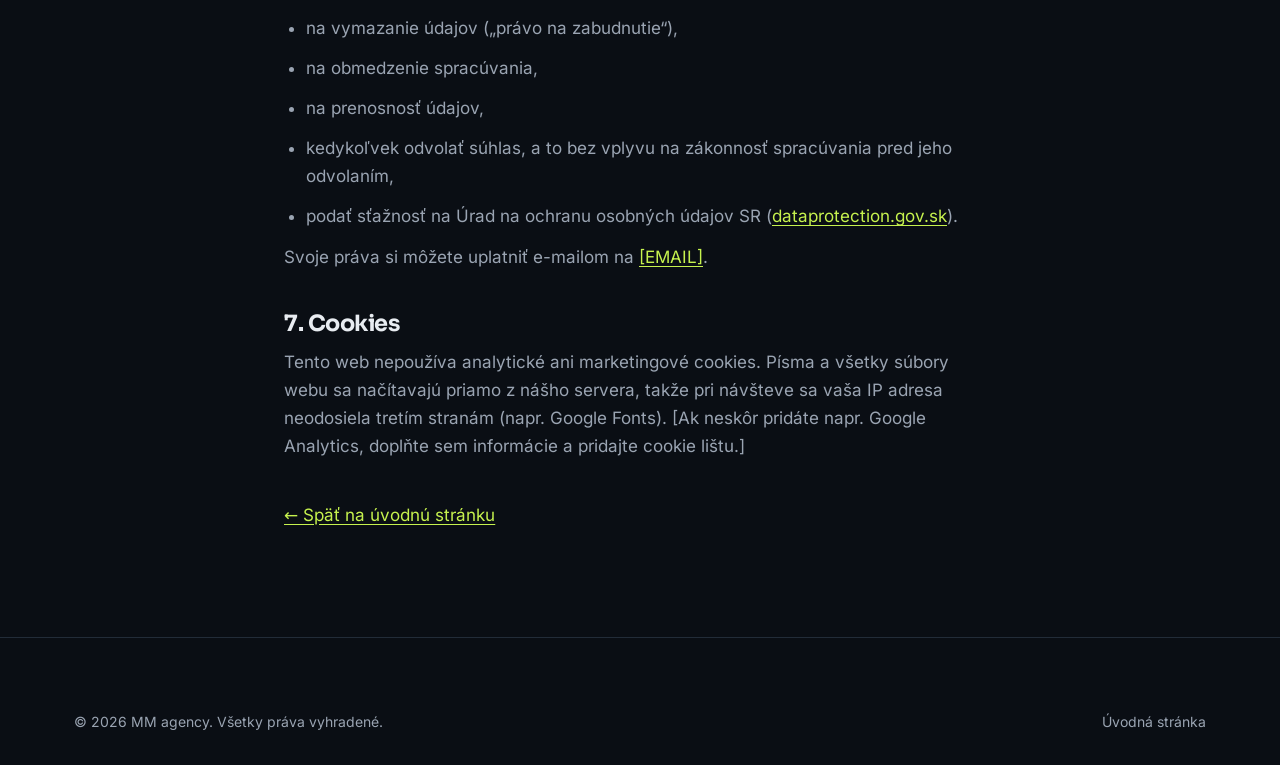
<file: ochrana-osobnych-udajov.html>
<!DOCTYPE html>
<html lang="sk">
<head>
  <meta charset="UTF-8">
  <meta name="viewport" content="width=device-width, initial-scale=1">
  <title>Ochrana osobných údajov – MM agency</title>
  <meta name="description" content="Informácie o spracúvaní osobných údajov spoločnosťou MM agency podľa nariadenia GDPR.">
  <meta name="theme-color" content="#0A0E14">
  <link rel="canonical" href="https://[DOMENA]/ochrana-osobnych-udajov.html">
  <link rel="icon" href="assets/favicon.svg" type="image/svg+xml">
  <link rel="apple-touch-icon" href="assets/apple-touch-icon.png">
  <meta http-equiv="Content-Security-Policy" content="default-src 'self'; script-src 'self'; style-src 'self' 'unsafe-inline'; img-src 'self' data:; font-src 'self'; connect-src 'self'; form-action 'self'; base-uri 'self'; object-src 'none'; upgrade-insecure-requests">
  <meta name="referrer" content="strict-origin-when-cross-origin">
  <link rel="stylesheet" href="styles.css?v=3">
</head>
<body>
  <a class="skip-link" href="#obsah">Preskočiť na obsah</a>

  <header class="site-header is-scrolled">
    <div class="container nav">
      <a href="index.html" class="logo" aria-label="MM agency – úvodná stránka">
        <img class="logo-svg" src="assets/logo-web.svg" alt="" width="155" height="40">
      </a>
      <a href="index.html" class="btn btn-ghost btn-sm">← Späť na web</a>
    </div>
  </header>

  <main id="obsah" class="page">
    <article class="container prose">
      <p class="mono-label">// gdpr</p>
      <h1>Ochrana osobných údajov</h1>
      <p>Platné od: [DÁTUM]</p>

      <p class="notice"><strong>Zástupný text:</strong> Tento dokument je len vzor. Pred zverejnením ho doplňte a ideálne nechajte skontrolovať právnikom, aby zodpovedal skutočnému spôsobu, akým spracúvate osobné údaje.</p>

      <h2>1. Prevádzkovateľ</h2>
      <p>Prevádzkovateľom osobných údajov je [OBCHODNÉ MENO / MENO ŽIVNOSTNÍKA], so sídlom [ADRESA], Nitra, IČO: [IČO], zapísaný v [OBCHODNÝ / ŽIVNOSTENSKÝ REGISTER] (ďalej len „prevádzkovateľ“).</p>
      <p>Kontakt: <a href="mailto:[EMAIL]">[EMAIL]</a>, tel.: [TELEFÓN].</p>

      <h2>2. Aké údaje spracúvame</h2>
      <p>Prostredníctvom kontaktného formulára spracúvame údaje, ktoré nám dobrovoľne poskytnete:</p>
      <ul>
        <li>meno a priezvisko,</li>
        <li>e-mailovú adresu,</li>
        <li>telefónne číslo (nepovinné; povinné len ak si vyžiadate, aby sme vám zavolali),</li>
        <li>službu, o ktorú máte záujem, a preferovaný spôsob kontaktu,</li>
        <li>obsah vašej správy.</li>
      </ul>

      <h2>3. Účel a právny základ spracúvania</h2>
      <p>Údaje spracúvame výlučne na účel odpovede na váš dopyt a prípadnej prípravy cenovej ponuky. Právnym základom je váš súhlas (čl. 6 ods. 1 písm. a) GDPR) a opatrenia pred uzatvorením zmluvy na vašu žiadosť (čl. 6 ods. 1 písm. b) GDPR).</p>

      <h2>4. Doba uchovávania</h2>
      <p>Osobné údaje uchovávame po dobu nevyhnutnú na vybavenie dopytu, najdlhšie [POČET] mesiacov, ak nevznikne zmluvný vzťah. Potom ich vymažeme.</p>

      <h2>5. Príjemcovia údajov</h2>
      <p>Na prevádzku kontaktného formulára využívame službu Formspree (Formspree, Inc., USA), ktorá správy z formulára doručuje na náš e-mail. Web je hostovaný u poskytovateľa [NÁZOV HOSTINGU]. Vaše údaje nepredávame ani neposkytujeme tretím stranám na marketingové účely.</p>

      <h2>6. Vaše práva</h2>
      <p>Máte právo:</p>
      <ul>
        <li>na prístup k svojim osobným údajom,</li>
        <li>na opravu nesprávnych údajov,</li>
        <li>na vymazanie údajov („právo na zabudnutie“),</li>
        <li>na obmedzenie spracúvania,</li>
        <li>na prenosnosť údajov,</li>
        <li>kedykoľvek odvolať súhlas, a to bez vplyvu na zákonnosť spracúvania pred jeho odvolaním,</li>
        <li>podať sťažnosť na Úrad na ochranu osobných údajov SR (<a href="https://dataprotection.gov.sk" rel="noopener">dataprotection.gov.sk</a>).</li>
      </ul>
      <p>Svoje práva si môžete uplatniť e-mailom na <a href="mailto:[EMAIL]">[EMAIL]</a>.</p>

      <h2>7. Cookies</h2>
      <p>Tento web nepoužíva analytické ani marketingové cookies. Písma a všetky súbory webu sa načítavajú priamo z nášho servera, takže pri návšteve sa vaša IP adresa neodosiela tretím stranám (napr. Google Fonts). [Ak neskôr pridáte napr. Google Analytics, doplňte sem informácie a pridajte cookie lištu.]</p>

      <p style="margin-top:40px"><a href="index.html">← Späť na úvodnú stránku</a></p>
    </article>
  </main>

  <footer class="site-footer">
    <div class="container footer-bottom" style="margin-top:0;border-top:0;padding-top:0">
      <p>© <span data-year>2026</span> MM agency. Všetky práva vyhradené.</p>
      <a href="index.html">Úvodná stránka</a>
    </div>
  </footer>

  <script src="assets/year.js" defer></script>
</body>
</html>
</file>
<file: styles.css>
/* ==========================================================================
   MM agency – štýly
   Farby a rozmery meníte na jednom mieste v :root nižšie.
   ========================================================================== */

/* ---------- Fonty ----------
   Hostované lokálne: rýchlejšie načítanie a žiadny prenos IP adries návštevníkov
   do Googlu (GDPR). Len znaky latin + latin-ext, teda celá slovenčina. */
@font-face { font-family: 'Inter'; font-style: normal; font-weight: 400 600; font-display: swap; src: url('assets/fonts/inter-latin-ext.woff2') format('woff2'); unicode-range: U+0100-02BA, U+02BD-02C5, U+02C7-02CC, U+02CE-02D7, U+02DD-02FF, U+0304, U+0308, U+0329, U+1D00-1DBF, U+1E00-1E9F, U+1EF2-1EFF, U+2020, U+20A0-20AB, U+20AD-20C4, U+2113, U+2C60-2C7F, U+A720-A7FF; }
@font-face { font-family: 'Inter'; font-style: normal; font-weight: 400 600; font-display: swap; src: url('assets/fonts/inter-latin.woff2') format('woff2'); unicode-range: U+0000-00FF, U+0131, U+0152-0153, U+02BB-02BC, U+02C6, U+02DA, U+02DC, U+0304, U+0308, U+0329, U+2000-206F, U+20AC, U+2122, U+2191, U+2193, U+2212, U+2215, U+FEFF, U+FFFD; }
@font-face { font-family: 'JetBrains Mono'; font-style: normal; font-weight: 400 700; font-display: swap; src: url('assets/fonts/jetbrains-mono-latin-ext.woff2') format('woff2'); unicode-range: U+0100-02BA, U+02BD-02C5, U+02C7-02CC, U+02CE-02D7, U+02DD-02FF, U+0304, U+0308, U+0329, U+1D00-1DBF, U+1E00-1E9F, U+1EF2-1EFF, U+2020, U+20A0-20AB, U+20AD-20C4, U+2113, U+2C60-2C7F, U+A720-A7FF; }
@font-face { font-family: 'JetBrains Mono'; font-style: normal; font-weight: 400 700; font-display: swap; src: url('assets/fonts/jetbrains-mono-latin.woff2') format('woff2'); unicode-range: U+0000-00FF, U+0131, U+0152-0153, U+02BB-02BC, U+02C6, U+02DA, U+02DC, U+0304, U+0308, U+0329, U+2000-206F, U+20AC, U+2122, U+2191, U+2193, U+2212, U+2215, U+FEFF, U+FFFD; }
@font-face { font-family: 'Sora'; font-style: normal; font-weight: 500 700; font-display: swap; src: url('assets/fonts/sora-latin-ext.woff2') format('woff2'); unicode-range: U+0100-02BA, U+02BD-02C5, U+02C7-02CC, U+02CE-02D7, U+02DD-02FF, U+0304, U+0308, U+0329, U+1D00-1DBF, U+1E00-1E9F, U+1EF2-1EFF, U+2020, U+20A0-20AB, U+20AD-20C4, U+2113, U+2C60-2C7F, U+A720-A7FF; }
@font-face { font-family: 'Sora'; font-style: normal; font-weight: 500 700; font-display: swap; src: url('assets/fonts/sora-latin.woff2') format('woff2'); unicode-range: U+0000-00FF, U+0131, U+0152-0153, U+02BB-02BC, U+02C6, U+02DA, U+02DC, U+0304, U+0308, U+0329, U+2000-206F, U+20AC, U+2122, U+2191, U+2193, U+2212, U+2215, U+FEFF, U+FFFD; }

:root {
  /* Farby */
  --bg: #0A0E14;
  --bg-alt: #0D121A;
  --surface: #121821;
  --surface-2: #18202B;
  --border: #222C38;
  --border-strong: #2E3A48;
  --text: #E8ECF1;
  --text-muted: #9AA4B2;
  --accent: #C6F24E;          /* hlavná akcentová farba */
  --accent-hover: #D4F873;
  --accent-ink: #0A0E14;      /* text na akcentovom pozadí */
  --accent-soft: rgba(198, 242, 78, 0.12);
  --accent-fg: #C6F24E;       /* akcent použitý ako farba textu */
  --header-bg: rgba(10, 14, 20, .78);
  --header-solid: rgba(10, 14, 20, .97);
  --logo-glow: rgba(120, 170, 20, .22);
  --danger: #FF7A7A;
  --ok: #7BE495;

  /* Typografia */
  --font-head: "Sora", system-ui, sans-serif;
  --font-body: "Inter", system-ui, -apple-system, "Segoe UI", sans-serif;
  --font-mono: "JetBrains Mono", ui-monospace, "Cascadia Code", Consolas, monospace;

  /* Rozmery */
  --container: 1180px;
  --radius: 16px;
  --radius-sm: 10px;
  --header-h: 72px;
  --ease: cubic-bezier(.2, .7, .2, 1);

  color-scheme: dark;
}

/* Svetlý režim – prepína tlačidlo v hlavičke (assets/init.js nastaví data-theme) */
:root[data-theme="light"] {
  --bg: #F6F7F2;
  --bg-alt: #ECEFE5;
  --surface: #FFFFFF;
  --surface-2: #F1F3EC;
  --border: #DCE0D4;
  --border-strong: #C3C9BB;
  --text: #0A0E14;
  --text-muted: #4D5764;
  --accent-hover: #B5E33A;
  --accent-soft: rgba(110, 160, 0, 0.12);
  --accent-fg: #4A7A00;
  --header-bg: rgba(246, 247, 242, .8);
  --header-solid: rgba(246, 247, 242, .97);
  --logo-glow: rgba(90, 135, 0, .16);
  --danger: #C62828;
  --ok: #2E7D32;
  color-scheme: light;
}
body { transition: background-color .3s var(--ease), color .3s var(--ease); }

/* ---------- Reset ---------- */
*, *::before, *::after { box-sizing: border-box; }
html { -webkit-text-size-adjust: 100%; scroll-padding-top: calc(var(--header-h) + 12px); }
body {
  margin: 0;
  background: var(--bg);
  color: var(--text);
  font-family: var(--font-body);
  font-size: 1.0625rem;
  line-height: 1.65;
  -webkit-font-smoothing: antialiased;
  text-rendering: optimizeLegibility;
  overflow-x: hidden;
}
img, svg, canvas { display: block; max-width: 100%; }
h1, h2, h3 { font-family: var(--font-head); line-height: 1.15; margin: 0; letter-spacing: -0.02em; }
p { margin: 0; }
ul, ol { margin: 0; padding: 0; list-style: none; }
a { color: inherit; text-decoration: none; }
button, input, textarea { font: inherit; color: inherit; }
::selection { background: var(--accent); color: var(--accent-ink); }

/* Plynulý scroll (Lenis) */
html.lenis, html.lenis body { height: auto; }
.lenis.lenis-smooth { scroll-behavior: auto !important; }
.lenis.lenis-stopped { overflow: hidden; }

/* ---------- Prístupnosť ---------- */
.sr-only {
  position: absolute; width: 1px; height: 1px; padding: 0; margin: -1px;
  overflow: hidden; clip: rect(0 0 0 0); white-space: nowrap; border: 0;
}
.skip-link {
  position: fixed; top: 12px; left: 12px; z-index: 200;
  padding: 10px 16px; border-radius: var(--radius-sm);
  background: var(--accent); color: var(--accent-ink); font-weight: 600;
  transform: translateY(-160%); transition: transform .2s var(--ease);
}
.skip-link:focus { transform: none; }
:focus-visible { outline: 2px solid var(--accent-fg); outline-offset: 3px; border-radius: 6px; }

/* ---------- Pomocné ---------- */
.container { width: 100%; max-width: var(--container); margin: 0 auto; padding: 0 24px; }
.container-narrow { max-width: 860px; }
.mono { font-family: var(--font-mono); }
.accent-text { color: var(--accent-fg); }
.icon { width: 20px; height: 20px; fill: none; stroke: currentColor; stroke-width: 2; stroke-linecap: round; stroke-linejoin: round; }

.mono-label {
  font-family: var(--font-mono);
  font-size: .875rem;
  color: var(--accent-fg);
  letter-spacing: .02em;
  margin-bottom: 16px;
}

/* ---------- Tlačidlá ---------- */
.btn {
  display: inline-flex; align-items: center; justify-content: center; gap: 10px;
  padding: 12px 22px; border-radius: 999px; border: 1px solid transparent;
  font-weight: 600; font-size: 1rem; line-height: 1.2; cursor: pointer;
  transition: background-color .25s var(--ease), border-color .25s var(--ease), color .25s var(--ease), box-shadow .25s var(--ease);
  will-change: transform;
}
.btn-sm { padding: 9px 18px; font-size: .9375rem; }
.btn-lg { padding: 16px 28px; font-size: 1.0625rem; }
.btn-block { width: 100%; }
.btn-primary { background: var(--accent); color: var(--accent-ink); }
.btn-primary:hover { background: var(--accent-hover); box-shadow: 0 10px 40px -10px rgba(198, 242, 78, .55); }
.btn-primary .icon { transition: transform .25s var(--ease); }
.btn-primary:hover .icon { transform: translateX(3px); }
.btn-ghost { border-color: var(--border-strong); color: var(--text); background: rgba(255,255,255,.02); }
.btn-ghost:hover { border-color: var(--accent-fg); color: var(--accent-fg); }
.btn[disabled] { opacity: .6; cursor: progress; }

/* ---------- Hlavička / navigácia ---------- */
.site-header {
  position: fixed; inset: 0 0 auto 0; z-index: 100;
  height: var(--header-h);
  transition: background-color .3s var(--ease), border-color .3s var(--ease), backdrop-filter .3s;
  border-bottom: 1px solid transparent;
}
.site-header.is-scrolled {
  background: var(--header-bg);
  backdrop-filter: blur(14px) saturate(140%);
  -webkit-backdrop-filter: blur(14px) saturate(140%);
  border-bottom-color: var(--border);
}
.nav { height: 100%; display: flex; align-items: center; justify-content: space-between; }

.logo { position: relative; isolation: isolate; display: inline-flex; align-items: center; }
/* Jemná žiara za hlavou robota */
.logo::before {
  content: ""; position: absolute; z-index: -1; left: 19.52%; top: 55%; width: 74%; height: 217%;
  transform: translate(-50%, -50%); border-radius: 50%; pointer-events: none;
  background: radial-gradient(closest-side, var(--logo-glow), transparent);
}
.logo-svg { height: 40px; width: auto; overflow: visible; }
.logo-cursor { animation: blink 1.1s steps(1) infinite; }
.logo-word { fill: var(--text); transition: fill .3s var(--ease); }
/* Oči robota – HTML vrstva presne nad hlavou robota (hlava = 228 × 156 z viewBoxu 584 × 151,
   pozície očí v % z hlavy). Robot občas žmurkne */
.logo-eyes { position: absolute; top: 0; left: 0; width: 39.041%; height: 103.311%; transform-origin: 50% 100%; }
.logo-head { transform-box: fill-box; transform-origin: 50% 100%; }
.logo-eye {
  position: absolute; top: 28.205%; left: 21.053%; width: 24.561%; height: 35.897%;
  color: #c6f24e; animation: robot-blink 5s infinite; transition: color .3s ease-in-out .2s;
}
.logo-eye + .logo-eye { left: 54.386%; animation-delay: .04s; }
/* Po prejdení myšou sa písmená MM v očiach otočia do strany (okolo osi Y) a zbelejú */
.logo:hover .logo-eye { color: #fff; animation: mm-spin .7s cubic-bezier(.45, 0, .2, 1) 1; }
.logo:hover .logo-eye + .logo-eye { animation-delay: .06s; }
/* …a celá hlava v hlavičke poskočí (SVG hlava aj vrstva očí rovnako, posun v % z výšky hlavy) */
.site-header .logo:hover .logo-head,
.site-header .logo:hover .logo-eyes { animation: robot-hop .8s cubic-bezier(.45, 0, .3, 1) 1; }
@keyframes robot-blink { 0%, 92%, 100% { transform: scaleY(1); } 95% { transform: scaleY(.1); } }
@keyframes mm-spin { 0% { transform: perspective(45px) rotateY(0); } 100% { transform: perspective(45px) rotateY(360deg); } }
@keyframes robot-hop {
  0%, 100% { transform: translateY(0) scale(1, 1); }
  12% { transform: translateY(0) scale(1.06, .92); }
  40% { transform: translateY(-12%) scale(.97, 1.04); }
  70% { transform: translateY(0) scale(1.05, .94); }
  85% { transform: translateY(-1.5%) scale(1, 1); }
}

/* Prepínač svetlý/tmavý režim */
.site-header nav { margin-left: auto; }
.theme-toggle {
  position: relative; flex: none; width: 64px; height: 34px; margin-left: 12px; padding: 0 8px;
  display: flex; align-items: center; justify-content: space-between;
  border-radius: 999px; border: 1px solid var(--border-strong); background: var(--surface);
  color: var(--text-muted); cursor: pointer; transition: border-color .2s var(--ease), background-color .3s var(--ease);
}
.theme-toggle:hover { border-color: var(--accent-fg); }
.theme-toggle .icon { position: relative; z-index: 1; width: 16px; height: 16px; transition: color .3s var(--ease); }
/* Limetkový „gombík“ sa posunie pod ikonu aktívneho režimu */
.theme-toggle-knob {
  position: absolute; top: 3px; left: 3px; width: 26px; height: 26px; border-radius: 50%;
  background: var(--accent); transition: transform .35s cubic-bezier(.45, 0, .2, 1);
}
:root[data-theme="light"] .theme-toggle-knob { transform: translateX(30px); }
:root:not([data-theme="light"]) .theme-toggle .i-moon,
:root[data-theme="light"] .theme-toggle .i-sun { color: #0A0E14; }

.nav-menu { display: flex; align-items: center; gap: 4px; }
.nav-link {
  position: relative; display: block; padding: 8px 14px;
  font-size: .9375rem; color: var(--text-muted); border-radius: 8px;
  transition: color .2s var(--ease);
}
.nav-link:hover, .nav-link.is-active { color: var(--text); }
.nav-link::after {
  content: ""; position: absolute; left: 14px; right: 14px; bottom: 3px; height: 2px;
  background: var(--accent); border-radius: 2px;
  transform: scaleX(0); transform-origin: left; transition: transform .3s var(--ease);
}
.nav-link.is-active::after { transform: scaleX(1); }
.nav-cta-item { margin-left: 10px; }

.nav-toggle {
  display: none; width: 44px; height: 44px; padding: 0; border: 1px solid var(--border-strong);
  border-radius: 12px; background: var(--surface); cursor: pointer;
  position: relative;
}
.nav-toggle-bar {
  position: absolute; left: 12px; right: 12px; height: 2px; background: var(--text); border-radius: 2px;
  transition: transform .3s var(--ease), top .3s var(--ease);
}
.nav-toggle-bar:nth-of-type(2) { top: 17px; }
.nav-toggle-bar:nth-of-type(3) { top: 25px; }
.nav-toggle[aria-expanded="true"] .nav-toggle-bar:nth-of-type(2) { top: 21px; transform: rotate(45deg); }
.nav-toggle[aria-expanded="true"] .nav-toggle-bar:nth-of-type(3) { top: 21px; transform: rotate(-45deg); }

/* ---------- Hero ---------- */
.hero {
  position: relative; overflow: hidden;
  min-height: 100vh; min-height: 100svh;
  display: flex; align-items: center;
  padding: calc(var(--header-h) + 48px) 0 80px;
}
.hero-grid {
  position: absolute; inset: 0; width: 100%; height: 100%;
  -webkit-mask-image: radial-gradient(ellipse 80% 70% at 50% 40%, #000 30%, transparent 85%);
  mask-image: radial-gradient(ellipse 80% 70% at 50% 40%, #000 30%, transparent 85%);
}
.hero-glow {
  position: absolute; width: 720px; height: 720px; border-radius: 50%;
  top: -260px; right: -200px; pointer-events: none;
  background: radial-gradient(circle, rgba(198, 242, 78, .16), transparent 65%);
  filter: blur(20px);
}
.hero-inner {
  position: relative; z-index: 1;
  display: grid; grid-template-columns: 1.15fr .85fr; gap: 56px; align-items: center;
}
.hero-kicker { display: inline-flex; align-items: center; gap: 10px; color: var(--text-muted); }
.dot { width: 8px; height: 8px; border-radius: 50%; background: var(--accent); box-shadow: 0 0 0 4px var(--accent-soft); animation: pulse 2.4s var(--ease) infinite; }

.hero-title { font-size: clamp(2.6rem, 6.4vw, 5rem); font-weight: 700; letter-spacing: -0.035em; line-height: 1.04; }
.hero-line { display: block; }

.hero-rotator { margin-top: 22px; font-size: clamp(.95rem, 1.6vw, 1.125rem); line-height: 1.7; color: var(--text-muted); }
.prompt { color: var(--accent-fg); }
.rotator { display: inline-block; overflow: hidden; vertical-align: top; height: 1.7em; line-height: 1.7; }
.rotator-word {
  display: inline-block; color: var(--text); font-weight: 500; line-height: 1.7;
  transition: transform .35s var(--ease), opacity .35s var(--ease);
}
.rotator-word.is-out { transform: translateY(-100%); opacity: 0; }
.rotator-word.is-in { transform: translateY(100%); opacity: 0; transition: none; }
.caret { color: var(--accent-fg); animation: blink 1.1s steps(1) infinite; margin-left: 2px; }

.hero-sub { margin-top: 20px; max-width: 560px; color: var(--text-muted); font-size: 1.125rem; }
.hero-actions { margin-top: 36px; display: flex; flex-wrap: wrap; gap: 14px; }

.hero-stats { margin-top: 52px; display: flex; flex-wrap: wrap; gap: 36px; }
.hero-stats li { display: flex; flex-direction: column; gap: 2px; padding-left: 16px; border-left: 2px solid var(--border-strong); }
.stat-num { font-size: 1.75rem; font-weight: 700; color: var(--text); line-height: 1.2; }
.stat-label { font-size: .875rem; color: var(--text-muted); }

/* Terminál */
.terminal {
  background: rgba(18, 24, 33, .85);
  border: 1px solid var(--border-strong);
  border-radius: var(--radius);
  box-shadow: 0 30px 80px -30px rgba(0, 0, 0, .8), 0 0 0 1px rgba(198,242,78,.04), 0 0 80px -40px rgba(198,242,78,.35);
  overflow: hidden;
  backdrop-filter: blur(6px);
}
.terminal-bar { display: flex; align-items: center; gap: 8px; padding: 12px 16px; border-bottom: 1px solid var(--border); background: rgba(255,255,255,.02); }
.t-dot { width: 11px; height: 11px; border-radius: 50%; background: #3A4552; }
.t-dot:nth-child(1) { background: #FF6B6B; }
.t-dot:nth-child(2) { background: #FFC857; }
.t-dot:nth-child(3) { background: #7BE495; }
.terminal-title { margin-left: 10px; font-size: .8125rem; color: var(--text-muted); white-space: nowrap; overflow: hidden; text-overflow: ellipsis; }
.terminal-body {
  margin: 0; padding: 20px 20px 24px; min-height: 248px;
  font-size: .875rem; line-height: 1.85; color: var(--text);
  white-space: pre-wrap; word-break: break-word;
}
.terminal-body code { white-space: normal; font: inherit; }
.t-line { display: block; white-space: pre-wrap; }
.t-prompt { color: var(--accent-fg); margin-right: 6px; }
.t-muted { color: var(--text-muted); }
.t-ok { color: var(--ok); }
.t-accent { color: var(--accent-fg); }
.t-cursor { display: inline-block; width: .6em; height: 1.1em; background: var(--accent); vertical-align: text-bottom; animation: blink 1.1s steps(1) infinite; }

/* Terminál ostáva tmavý aj vo svetlom režime */
:root[data-theme="light"] .terminal {
  --text: #E8ECF1; --text-muted: #9AA4B2; --border: #222C38; --border-strong: #2E3A48;
  --accent-fg: #C6F24E; --ok: #7BE495;
  background: #121821; color: var(--text);
  box-shadow: 0 30px 70px -30px rgba(10, 14, 20, .45);
}
:root[data-theme="light"] .hero-glow { opacity: .55; }

/* ---------- Sekcie ---------- */
.section { padding: 120px 0; position: relative; }
.section-alt { background: var(--bg-alt); border-top: 1px solid var(--border); border-bottom: 1px solid var(--border); }
.section-head { max-width: 680px; margin-bottom: 56px; }
.section-title { font-size: clamp(2rem, 4.2vw, 3rem); font-weight: 700; }
.section-lead { margin-top: 18px; color: var(--text-muted); font-size: 1.125rem; }

/* Karty */
.cards-3 { display: grid; grid-template-columns: repeat(3, 1fr); gap: 24px; }
.cards-4 { display: grid; grid-template-columns: repeat(4, 1fr); gap: 24px; }

.card, .case {
  position: relative; padding: 32px;
  background: var(--surface); border: 1px solid var(--border); border-radius: var(--radius);
  transition: transform .35s var(--ease), border-color .35s var(--ease);
  isolation: isolate;
}
.card:hover, .case:hover { transform: translateY(-6px); border-color: var(--border-strong); }

/* Spotlight – svetlo sleduje kurzor (inšpirované React Bits SpotlightCard) */
.spotlight::before {
  content: ""; position: absolute; inset: 0; border-radius: inherit; z-index: -1; pointer-events: none;
  background: radial-gradient(420px circle at var(--mx, 50%) var(--my, 0%), rgba(198, 242, 78, .10), transparent 45%);
  opacity: 0; transition: opacity .35s var(--ease);
}
.spotlight::after {
  content: ""; position: absolute; inset: -1px; border-radius: inherit; z-index: -1; pointer-events: none; padding: 1px;
  background: radial-gradient(260px circle at var(--mx, 50%) var(--my, 0%), rgba(198, 242, 78, .55), transparent 60%);
  -webkit-mask: linear-gradient(#000 0 0) content-box, linear-gradient(#000 0 0);
  -webkit-mask-composite: xor; mask-composite: exclude;
  opacity: 0; transition: opacity .35s var(--ease);
}
.spotlight:hover::before, .spotlight:hover::after { opacity: 1; }

.card-icon, .feature-icon {
  width: 52px; height: 52px; border-radius: 14px; display: grid; place-items: center;
  background: var(--accent-soft); color: var(--accent-fg); margin-bottom: 22px;
  border: 1px solid rgba(198, 242, 78, .2);
}
.card-icon svg, .feature-icon svg, .contact-icon svg { width: 24px; height: 24px; fill: none; stroke: currentColor; stroke-width: 1.8; stroke-linecap: round; stroke-linejoin: round; }
.card-tag { font-size: .8125rem; color: var(--text-muted); margin-bottom: 8px; }
.card h3 { font-size: 1.5rem; margin-bottom: 12px; }
.card > p:not(.card-tag) { color: var(--text-muted); }
.card-list { margin-top: 22px; padding-top: 22px; border-top: 1px dashed var(--border-strong); display: grid; gap: 10px; }
.card-list li { position: relative; padding-left: 26px; font-size: .9875rem; }
.card-list li::before {
  content: "→"; position: absolute; left: 0; top: 0;
  font-family: var(--font-mono); color: var(--accent-fg);
}

/* Proces */
.steps-wrap { position: relative; }
.steps { display: grid; grid-template-columns: repeat(4, 1fr); gap: 24px; position: relative; }
.steps-track {
  position: absolute; left: 0; right: 0; top: 27px; height: 2px;
  background: var(--border-strong); border-radius: 2px; overflow: hidden;
}
.steps-progress {
  position: absolute; inset: 0; background: linear-gradient(90deg, var(--accent), #8BE04E);
  transform-origin: left; transform: scaleX(var(--p, 1));
}
.step { position: relative; padding-top: 0; }
.step-num {
  position: relative; z-index: 1;
  display: grid; place-items: center; width: 56px; height: 56px; border-radius: 16px;
  background: var(--bg-alt); border: 2px solid var(--accent-fg); color: var(--accent-fg);
  font-weight: 700; font-size: 1.125rem; margin-bottom: 24px;
  box-shadow: 0 0 0 6px var(--bg-alt);
}
.step-fn {
  position: absolute; top: 16px; left: 68px; z-index: 1;
  padding: 0 8px; background: var(--bg-alt);
  font-size: .8125rem; line-height: 22px; color: var(--text-muted);
}
.step h3 { font-size: 1.3rem; margin-bottom: 10px; }
.step p { color: var(--text-muted); font-size: 1rem; }

/* Výhody */
.feature {
  padding: 28px; border-radius: var(--radius); border: 1px solid var(--border);
  background: linear-gradient(180deg, var(--surface), transparent);
  transition: border-color .3s var(--ease), transform .35s var(--ease);
}
.feature:hover { border-color: rgba(198, 242, 78, .4); transform: translateY(-4px); }
.feature h3 { font-size: 1.2rem; margin-bottom: 10px; }
.feature p { color: var(--text-muted); font-size: 1rem; }

/* Ukážky */
.badge {
  display: inline-block; font-size: .75rem; font-weight: 700; letter-spacing: .08em;
  color: var(--accent-ink); background: var(--accent); padding: 4px 10px; border-radius: 6px;
}
.case-client { margin: 18px 0 8px; font-size: .8125rem; color: var(--text-muted); }
.case h3 { font-size: 1.3rem; margin-bottom: 18px; }
.case-body { margin: 0; display: grid; gap: 4px; }
.case-body dt { font-family: var(--font-mono); font-size: .75rem; text-transform: uppercase; letter-spacing: .1em; color: var(--accent-fg); margin-top: 10px; }
.case-body dd { margin: 0; color: var(--text-muted); font-size: 1rem; }
.case-result {
  margin-top: 22px; padding: 12px 14px; border-radius: var(--radius-sm);
  background: var(--accent-soft); border: 1px solid rgba(198, 242, 78, .22); font-weight: 600; font-size: .9875rem;
}
.case-result .mono { color: var(--accent-fg); font-weight: 500; margin-right: 6px; }

/* FAQ */
.faq-list { display: grid; gap: 12px; }
.faq { border: 1px solid var(--border); border-radius: var(--radius-sm); background: var(--surface); transition: border-color .25s var(--ease); }
.faq[open], .faq:hover { border-color: var(--border-strong); }
.faq summary {
  list-style: none; cursor: pointer; position: relative;
  padding: 22px 60px 22px 24px; font-family: var(--font-head); font-weight: 600; font-size: 1.125rem;
  border-radius: var(--radius-sm);
}
.faq summary::-webkit-details-marker { display: none; }
.faq summary::after {
  content: "+"; position: absolute; right: 22px; top: 50%; transform: translateY(-50%);
  width: 28px; height: 28px; display: grid; place-items: center; border-radius: 8px;
  font-family: var(--font-mono); font-size: 1.2rem; color: var(--accent-fg); background: var(--accent-soft);
  transition: transform .3s var(--ease);
}
.faq[open] summary::after { transform: translateY(-50%) rotate(45deg); }
.faq-answer { padding: 0 24px 22px; color: var(--text-muted); overflow: hidden; }

/* Kontakt */
.contact { display: grid; grid-template-columns: .9fr 1.1fr; gap: 64px; align-items: start; }
.contact-list { margin-top: 36px; display: grid; gap: 18px; }
.contact-list li { display: flex; gap: 16px; align-items: center; }
.contact-list li > span:last-child { display: flex; flex-direction: column; }
.contact-icon { width: 48px; height: 48px; flex: none; border-radius: 12px; display: grid; place-items: center; background: var(--surface); border: 1px solid var(--border); color: var(--accent-fg); }
.contact-label { font-size: .75rem; color: var(--text-muted); text-transform: uppercase; letter-spacing: .08em; }
.contact-list a { font-weight: 600; transition: color .2s; }
.contact-list a:hover { color: var(--accent-fg); }

.contact-form {
  padding: 36px; border-radius: var(--radius); background: var(--surface); border: 1px solid var(--border);
  display: grid; gap: 18px;
}
.form-row { display: grid; grid-template-columns: 1fr 1fr; gap: 18px; }
.field { display: grid; gap: 8px; }
.field label { font-size: .9375rem; font-weight: 500; }
.req { color: var(--accent-fg); }
.optional { color: var(--text-muted); font-weight: 400; font-size: .875rem; }
.field input:not([type="checkbox"]), .field textarea {
  width: 100%; padding: 14px 16px; border-radius: var(--radius-sm);
  background: var(--bg); border: 1px solid var(--border-strong); color: var(--text);
  transition: border-color .2s var(--ease), box-shadow .2s var(--ease);
}
.field textarea { resize: vertical; min-height: 130px; }
.field input::placeholder, .field textarea::placeholder { color: #6B7684; }
.field input:not([type="checkbox"]):focus, .field textarea:focus {
  outline: none; border-color: var(--accent-fg); box-shadow: 0 0 0 4px var(--accent-soft);
}
.field [aria-invalid="true"] { border-color: var(--danger) !important; }
.field-error { font-size: .875rem; color: var(--danger); min-height: 0; }
.field-error:empty { display: none; }

.field-check { grid-template-columns: auto 1fr; align-items: start; column-gap: 12px; }
.field-check input { width: 20px; height: 20px; margin: 3px 0 0; accent-color: var(--accent-fg); cursor: pointer; }
.field-check label { font-weight: 400; color: var(--text-muted); font-size: .9375rem; }
.field-check label a { color: var(--text); text-decoration: underline; text-underline-offset: 3px; }
.field-check .field-error { grid-column: 1 / -1; }

.hp { position: absolute !important; left: -9999px !important; width: 1px; height: 1px; opacity: 0; }
.form-status { font-size: .9375rem; text-align: center; }
.form-status:empty { display: none; }
.form-status.is-ok { color: var(--ok); }
.form-status.is-error { color: var(--danger); }

/* ---------- Predajné prvky ---------- */
.hero-sub strong { color: var(--text); font-weight: 600; }
.trust-line { margin-top: 18px; display: flex; flex-wrap: wrap; gap: 8px 20px; font-size: .9375rem; color: var(--text-muted); }
.trust-line li::before { content: "✓"; margin-right: 8px; color: var(--accent-fg); font-family: var(--font-mono); }

.section-tight { padding-bottom: 96px; }
.pains { display: grid; grid-template-columns: repeat(3, 1fr); gap: 14px; }
.pain {
  display: flex; gap: 14px; align-items: flex-start;
  padding: 20px 22px; border-radius: var(--radius-sm);
  background: var(--surface); border: 1px solid var(--border); font-size: 1rem;
}
.pain-x {
  flex: none; width: 26px; height: 26px; border-radius: 8px; display: grid; place-items: center;
  background: rgba(255, 122, 122, .12); color: var(--danger); font-size: .875rem; font-weight: 700;
}
.pains-answer { margin-top: 36px; font-size: 1.125rem; display: flex; flex-wrap: wrap; align-items: baseline; gap: 6px 14px; }
.link-arrow { color: var(--accent-fg); font-weight: 600; border-bottom: 1px solid transparent; transition: border-color .2s; }
.link-arrow:hover { border-bottom-color: var(--accent-fg); }

.card { display: flex; flex-direction: column; }
.card-for { margin-top: 20px; font-size: .9375rem; color: var(--text-muted); }
.card-for .mono { color: var(--accent-fg); margin-right: 6px; font-size: .8125rem; }
.card-cta {
  margin-top: auto; padding-top: 22px; align-self: flex-start;
  font-weight: 600; color: var(--accent-fg);
}
.card-cta span { display: inline-block; transition: transform .25s var(--ease); }
.card-cta:hover span { transform: translateX(4px); }

/* Kalkulačka */
.calc { display: grid; grid-template-columns: 1.1fr .9fr; gap: 56px; align-items: center; }
.calc-form { margin-top: 36px; display: grid; gap: 26px; }
.calc-field { display: grid; grid-template-columns: 1fr auto; gap: 10px 16px; align-items: baseline; }
.calc-field label { font-size: .9875rem; color: var(--text-muted); }
.calc-val { font-weight: 700; font-size: 1.125rem; color: var(--text); }
.calc-field input[type="range"] {
  grid-column: 1 / -1; width: 100%; height: 28px; margin: 0; background: transparent;
  -webkit-appearance: none; appearance: none; cursor: pointer;
}
.calc-field input[type="range"]::-webkit-slider-runnable-track {
  height: 6px; border-radius: 6px;
  background: linear-gradient(90deg, var(--accent) var(--fill, 50%), var(--border-strong) var(--fill, 50%));
}
.calc-field input[type="range"]::-moz-range-track { height: 6px; border-radius: 6px; background: var(--border-strong); }
.calc-field input[type="range"]::-moz-range-progress { height: 6px; border-radius: 6px; background: var(--accent); }
.calc-field input[type="range"]::-webkit-slider-thumb {
  -webkit-appearance: none; width: 22px; height: 22px; margin-top: -8px; border-radius: 50%;
  background: var(--accent); border: 4px solid var(--bg); box-shadow: 0 0 0 1px var(--accent);
}
.calc-field input[type="range"]::-moz-range-thumb {
  width: 14px; height: 14px; border-radius: 50%; background: var(--accent); border: 4px solid var(--bg); box-shadow: 0 0 0 1px var(--accent);
}
.calc-result {
  padding: 36px; border-radius: var(--radius); background: var(--surface);
  border: 1px solid var(--border-strong);
  box-shadow: 0 30px 80px -40px rgba(0,0,0,.8), 0 0 80px -50px rgba(198,242,78,.4);
}
.calc-label { font-size: .8125rem; color: var(--text-muted); text-transform: uppercase; letter-spacing: .08em; }
.calc-big { margin-top: 6px; font-size: clamp(2.4rem, 5vw, 3.4rem); font-weight: 700; color: var(--danger); line-height: 1.1; }
.calc-sub { margin-top: 8px; color: var(--text-muted); }
.calc-save { margin: 26px 0; padding: 18px 20px; border-radius: var(--radius-sm); background: var(--accent-soft); border: 1px solid rgba(198,242,78,.25); }
.calc-mid { margin-top: 4px; font-size: 1.5rem; font-weight: 700; color: var(--accent-fg); }
.calc-note { margin-top: 14px; font-size: .8125rem; color: var(--text-muted); text-align: center; }

/* Záruky */
.guarantees { margin-top: 32px; display: grid; grid-template-columns: repeat(3, 1fr); gap: 24px; padding: 28px; border-radius: var(--radius); border: 1px dashed var(--border-strong); }
.guarantees li { display: flex; gap: 14px; align-items: flex-start; font-size: .9875rem; color: var(--text-muted); }
.guarantees strong { display: block; color: var(--text); font-family: var(--font-head); font-size: 1.0625rem; margin-bottom: 2px; }
.g-icon { flex: none; width: 40px; height: 40px; border-radius: 12px; display: grid; place-items: center; background: var(--accent-soft); color: var(--accent-fg); }
.g-icon svg { width: 22px; height: 22px; fill: none; stroke: currentColor; stroke-width: 1.8; stroke-linecap: round; stroke-linejoin: round; }

/* Výzva pod ukážkami */
.cta-band {
  margin-top: 40px; padding: 26px 30px; border-radius: var(--radius);
  display: flex; align-items: center; justify-content: space-between; gap: 24px;
  background: linear-gradient(90deg, rgba(198,242,78,.10), rgba(198,242,78,.02));
  border: 1px solid rgba(198,242,78,.25);
}
.cta-band p { color: var(--text-muted); max-width: 640px; }
.cta-band strong { color: var(--text); }
.cta-band .btn { flex: none; }

/* Kontakt – čo bude ďalej */
.next-steps { margin-top: 32px; display: grid; gap: 12px; }
.next-steps li { display: flex; gap: 14px; align-items: center; color: var(--text-muted); font-size: .9875rem; }
.next-steps .mono {
  flex: none; width: 30px; height: 30px; border-radius: 50%; display: grid; place-items: center;
  border: 1px solid var(--accent); color: var(--accent-fg); font-size: .8125rem; font-weight: 700;
}

/* Výber v kontaktnom formulári („chips“) */
.chips-field { border: 0; margin: 0; padding: 0; min-width: 0; }
.chips-field legend { padding: 0; margin-bottom: 8px; font-size: .9375rem; font-weight: 500; }
.chips { display: flex; flex-wrap: wrap; gap: 8px; }
.chip { position: relative; cursor: pointer; }
.chip input { position: absolute; opacity: 0; inset: 0; margin: 0; cursor: pointer; }
.chip span {
  display: inline-block; padding: 9px 16px; border-radius: 999px; font-size: .9375rem;
  border: 1px solid var(--border-strong); background: var(--bg); color: var(--text-muted);
  transition: border-color .2s var(--ease), color .2s var(--ease), background-color .2s var(--ease);
}
.chip:hover span { border-color: var(--accent-fg); color: var(--text); }
.chip input:checked + span { background: var(--accent); border-color: var(--accent-fg); color: var(--accent-ink); font-weight: 600; }
.chip input:focus-visible + span { outline: 2px solid var(--accent-fg); outline-offset: 3px; }
.form-note { font-size: .875rem; color: var(--text-muted); text-align: center; }

/* Plávajúce tlačidlo (len mobil) */
.sticky-cta { display: none; }

.footer-cta { margin-top: 22px; }

/* ---------- Pätička ---------- */
.site-footer { padding: 72px 0 32px; border-top: 1px solid var(--border); }
.footer-grid { display: grid; grid-template-columns: 1.6fr 1fr 1fr 1fr; gap: 48px; }
.footer-brand p { margin-top: 18px; max-width: 360px; color: var(--text-muted); font-size: .9875rem; }
.footer-title { font-size: .8125rem; color: var(--accent-fg); font-weight: 500; margin-bottom: 16px; letter-spacing: .04em; }
.footer-col ul { display: grid; gap: 10px; }
.footer-col li, .footer-col a { color: var(--text-muted); font-size: .9875rem; }
.footer-col a:hover { color: var(--text); }
.footer-bottom {
  margin-top: 56px; padding-top: 24px; border-top: 1px solid var(--border);
  display: flex; justify-content: space-between; flex-wrap: wrap; gap: 12px;
  font-size: .875rem; color: var(--text-muted);
}
.footer-bottom a:hover { color: var(--text); }

/* ---------- Podstránky (404, GDPR) ---------- */
.page { padding: calc(var(--header-h) + 64px) 0 96px; min-height: 70vh; }
.prose { max-width: 760px; }
.prose h1 { font-size: clamp(2rem, 5vw, 3rem); margin-bottom: 12px; }
.prose h2 { font-size: 1.4rem; margin: 40px 0 12px; }
.prose p, .prose li { color: var(--text-muted); margin-bottom: 12px; }
.prose ul { list-style: disc; padding-left: 22px; }
.prose a { color: var(--accent-fg); text-decoration: underline; text-underline-offset: 3px; }
.notice {
  margin: 24px 0 8px; padding: 14px 18px; border-radius: var(--radius-sm);
  border: 1px dashed var(--accent-fg); background: var(--accent-soft); color: var(--text); font-size: .9375rem;
}
.error-page { min-height: 100vh; min-height: 100svh; display: grid; place-items: center; text-align: center; padding: 48px 24px; }
.error-page .error-code { margin: 0; font-family: var(--font-mono); font-size: clamp(5rem, 18vw, 10rem); font-weight: 700; color: var(--accent-fg); line-height: 1; letter-spacing: -0.04em; }
.error-page h1 { font-size: clamp(1.6rem, 4vw, 2.2rem); margin: 16px 0 12px; }
.error-page p { color: var(--text-muted); max-width: 460px; margin: 0 auto 32px; }
.error-term { font-family: var(--font-mono); font-size: .9rem; color: var(--text-muted); margin-bottom: 28px !important; }

/* ---------- Animácie pri scrollovaní ---------- */
.js.motion:not(.no-anim) .reveal { opacity: 0; transform: translateY(26px); }
.js.motion .reveal {
  transition: opacity .8s var(--ease), transform .8s var(--ease);
  transition-delay: var(--d, 0s);
}
.js.motion .reveal.is-visible { opacity: 1; transform: none; }
.js.motion:not(.no-anim) [data-split]:not(.is-split) { opacity: 0; }
.js.motion:not(.no-anim) [data-scramble]:not(.is-scrambling) { visibility: hidden; }
.scr { color: var(--text-muted); opacity: .55; }
.hero-line.accent-text .scr { color: var(--accent-fg); }

@keyframes blink { 50% { opacity: 0; } }
@keyframes pulse { 0%, 100% { box-shadow: 0 0 0 4px var(--accent-soft); } 50% { box-shadow: 0 0 0 8px rgba(198,242,78,.04); } }

@media (prefers-reduced-motion: reduce) {
  *, *::before, *::after { animation-duration: .001ms !important; animation-iteration-count: 1 !important; transition-duration: .001ms !important; }
}

/* ---------- Responzivita ---------- */
@media (max-width: 1080px) {
  .cards-4 { grid-template-columns: repeat(2, 1fr); }
  .pains { grid-template-columns: repeat(2, 1fr); }
  .calc { grid-template-columns: 1fr; gap: 40px; }
  .guarantees { grid-template-columns: 1fr; }
  .hero-inner { grid-template-columns: 1fr; gap: 48px; }
  .terminal { max-width: 620px; }
}

@media (max-width: 900px) {
  :root { --header-h: 64px; }

  .nav-toggle { display: block; z-index: 2; }
  .nav-menu {
    position: fixed; inset: var(--header-h) 0 auto 0;
    flex-direction: column; align-items: stretch; gap: 4px;
    padding: 16px 20px 28px;
    background: var(--header-solid);
    backdrop-filter: blur(14px); -webkit-backdrop-filter: blur(14px);
    border-bottom: 1px solid var(--border);
    transform: translateY(-12px); opacity: 0; visibility: hidden;
    transition: transform .3s var(--ease), opacity .3s var(--ease), visibility .3s;
  }
  .nav-menu.is-open { transform: none; opacity: 1; visibility: visible; }
  .nav-link { padding: 14px 8px; font-size: 1.0625rem; border-bottom: 1px solid var(--border); border-radius: 0; }
  .nav-link::after { display: none; }
  .nav-link.is-active { color: var(--accent-fg); }
  .theme-toggle { order: 1; margin-left: auto; }
  .site-header nav { order: 2; margin-left: 10px; }
  .nav-cta-item { margin: 16px 0 0; }
  .nav-cta-item .btn { width: 100%; padding: 14px; }
  .site-header.menu-open { background: var(--header-solid); border-bottom-color: var(--border); }

  .section { padding: 88px 0; }
  .cards-3 { grid-template-columns: 1fr; }
  .contact { grid-template-columns: 1fr; gap: 40px; }
  .footer-grid { grid-template-columns: 1fr 1fr 1fr; }
  .footer-brand { grid-column: 1 / -1; }
  .cta-band { flex-direction: column; align-items: flex-start; }

  .sticky-cta {
    display: flex; align-items: center; justify-content: center; gap: 8px;
    position: fixed; left: 16px; right: 16px; bottom: calc(14px + env(safe-area-inset-bottom)); z-index: 90;
    padding: 15px 20px; border-radius: 999px;
    background: var(--accent); color: var(--accent-ink); font-weight: 600;
    box-shadow: 0 14px 40px -10px rgba(0,0,0,.7), 0 0 0 1px rgba(10,14,20,.4);
    transform: translateY(140%); transition: transform .35s var(--ease);
  }
  .sticky-cta.is-visible { transform: none; }
  .menu-open ~ .sticky-cta { transform: translateY(140%); }

  /* Proces – zvislo */
  .steps { grid-template-columns: 1fr; gap: 36px; }
  .steps-track { left: 27px; right: auto; top: 0; bottom: 0; width: 2px; height: auto; }
  .steps-progress { background: linear-gradient(180deg, var(--accent), #8BE04E); transform-origin: top; transform: scaleY(var(--p, 1)); }
  .step { padding-left: 80px; }
  .step-num { position: absolute; left: 0; top: 0; margin: 0; }
  .step-fn { position: static; display: block; margin-bottom: 4px; padding: 4px 0 0; background: none; }
}

@media (max-width: 600px) {
  .container { padding: 0 16px; }
  body { font-size: 1rem; }
  .hero { padding: calc(var(--header-h) + 32px) 0 64px; }
  .hero-sub { font-size: 1.0625rem; }
  .hero-actions .btn { width: 100%; }
  .hero-stats { display: grid; grid-template-columns: repeat(3, 1fr); gap: 12px; margin-top: 40px; }
  .hero-stats li { padding-left: 10px; }
  .stat-num { font-size: 1.35rem; }
  .stat-label { font-size: .8125rem; line-height: 1.4; }
  .hero-glow { width: 420px; height: 420px; top: -160px; right: -180px; }
  .terminal-body { font-size: .8rem; min-height: 230px; padding: 16px; }
  .cards-4 { grid-template-columns: 1fr; }
  .card, .case { padding: 26px 22px; }
  .contact-form { padding: 24px 18px; }
  .form-row { grid-template-columns: 1fr; }
  .section-head { margin-bottom: 40px; }
  .faq summary { padding: 18px 56px 18px 18px; font-size: 1.0625rem; }
  .faq-answer { padding: 0 18px 18px; }
  .footer-grid { grid-template-columns: 1fr; gap: 32px; }
  .footer-bottom { flex-direction: column; padding-bottom: 72px; }
  .pains { grid-template-columns: 1fr; }
  .calc-result { padding: 26px 20px; }
  .guarantees { padding: 22px 18px; }
  .cta-band { padding: 22px 20px; }
  .cta-band .btn { width: 100%; }
}
</file>
